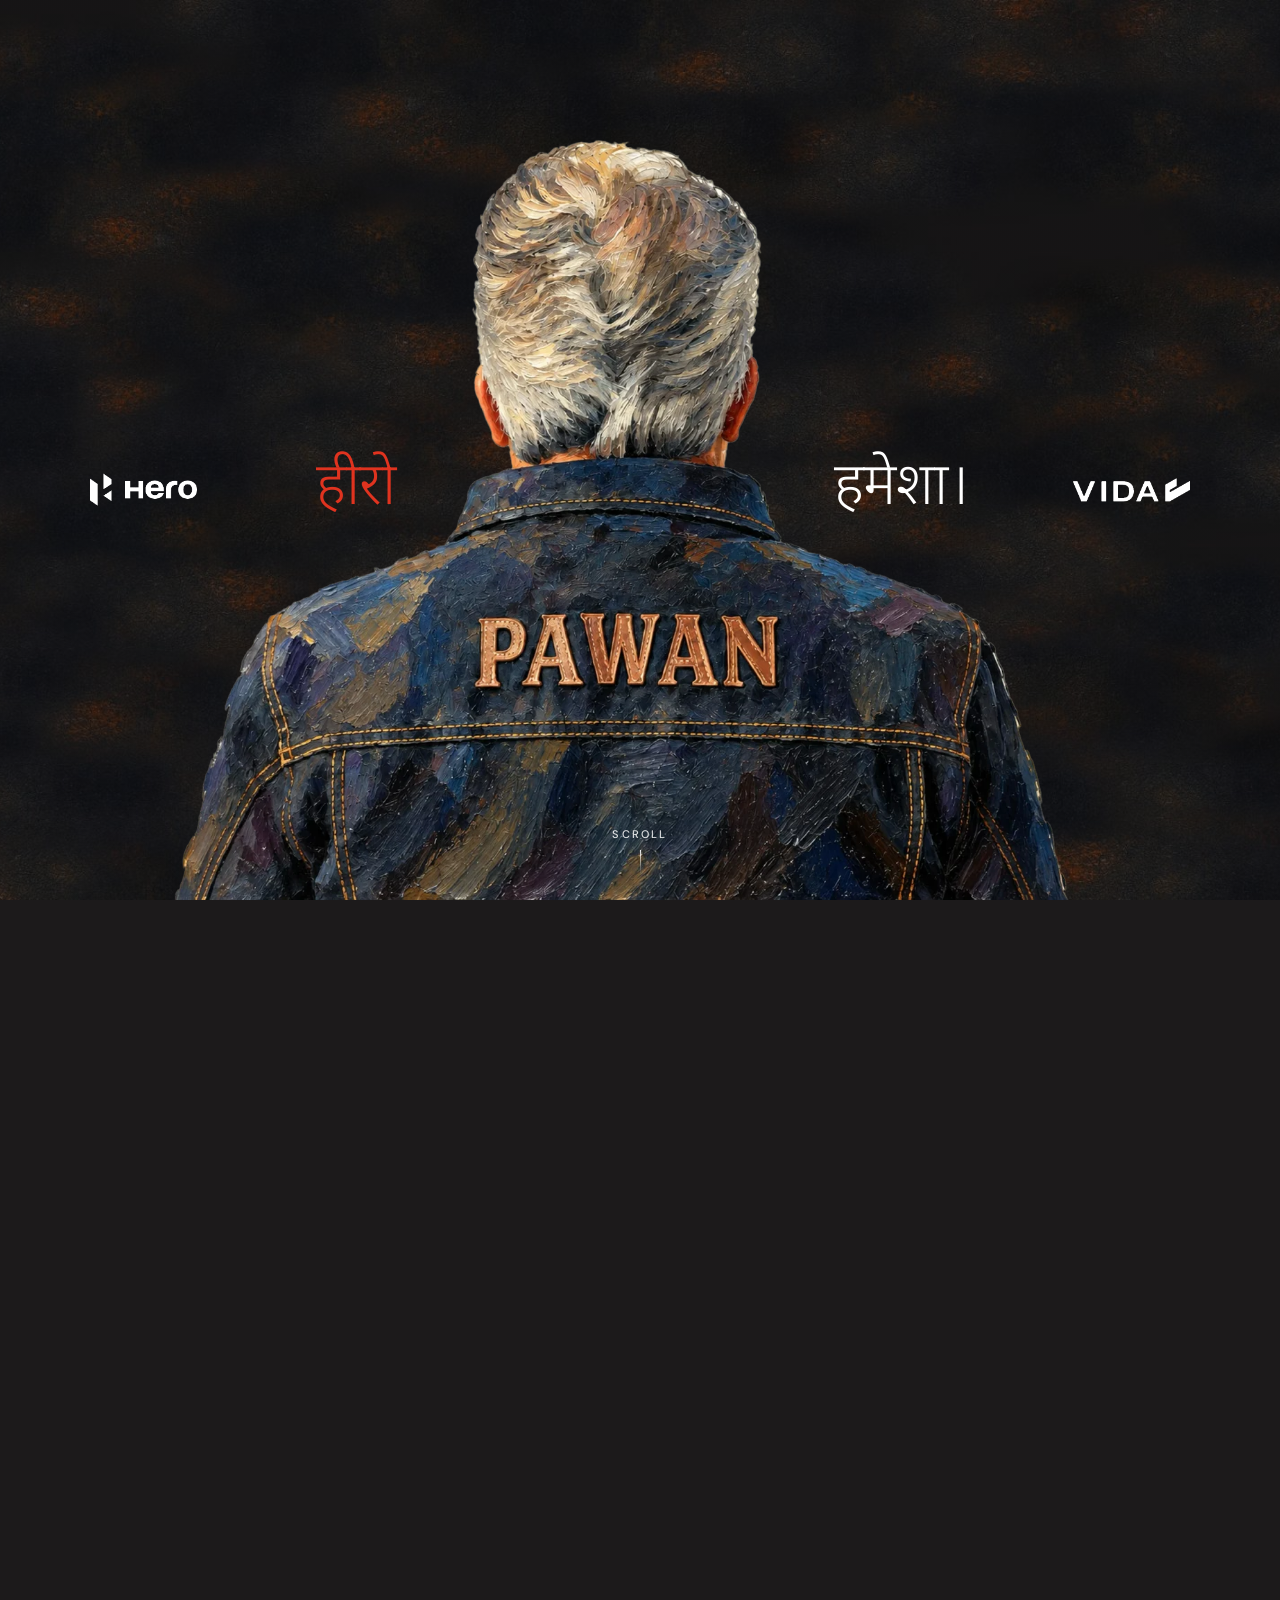
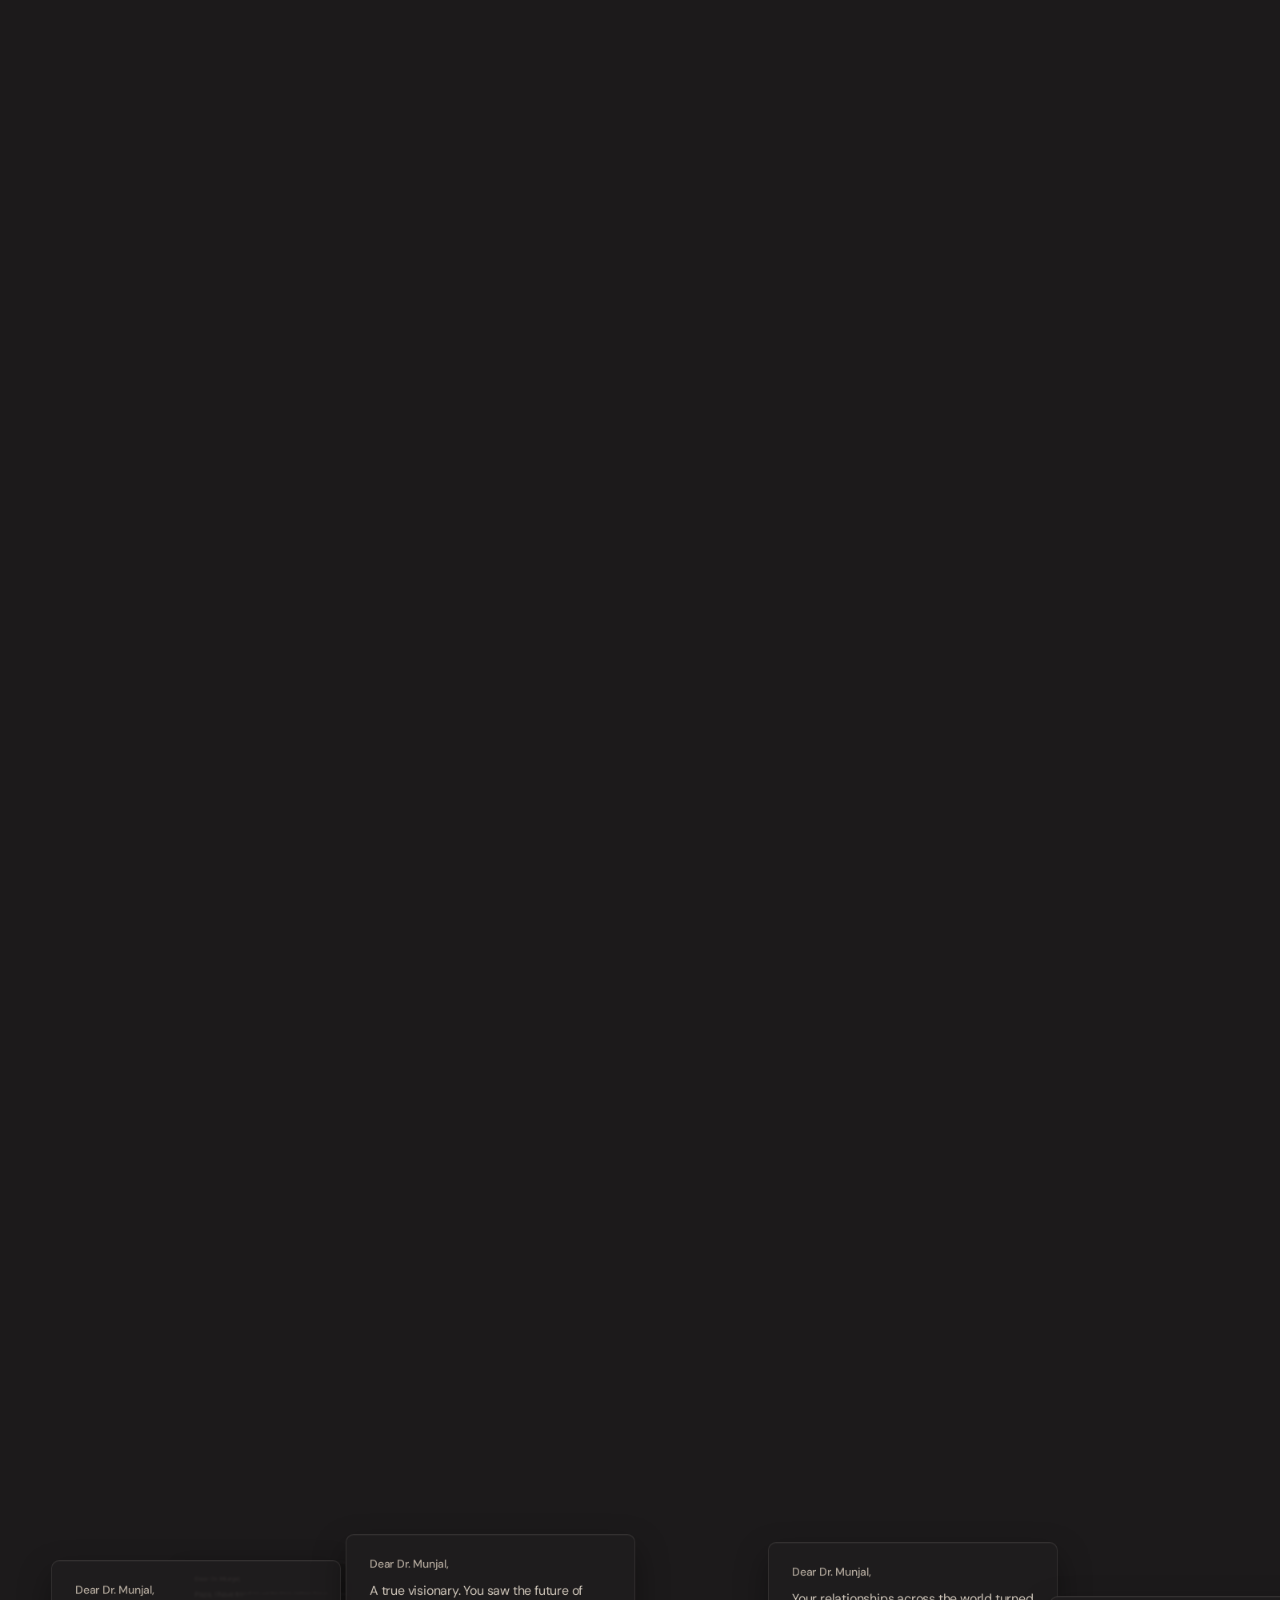
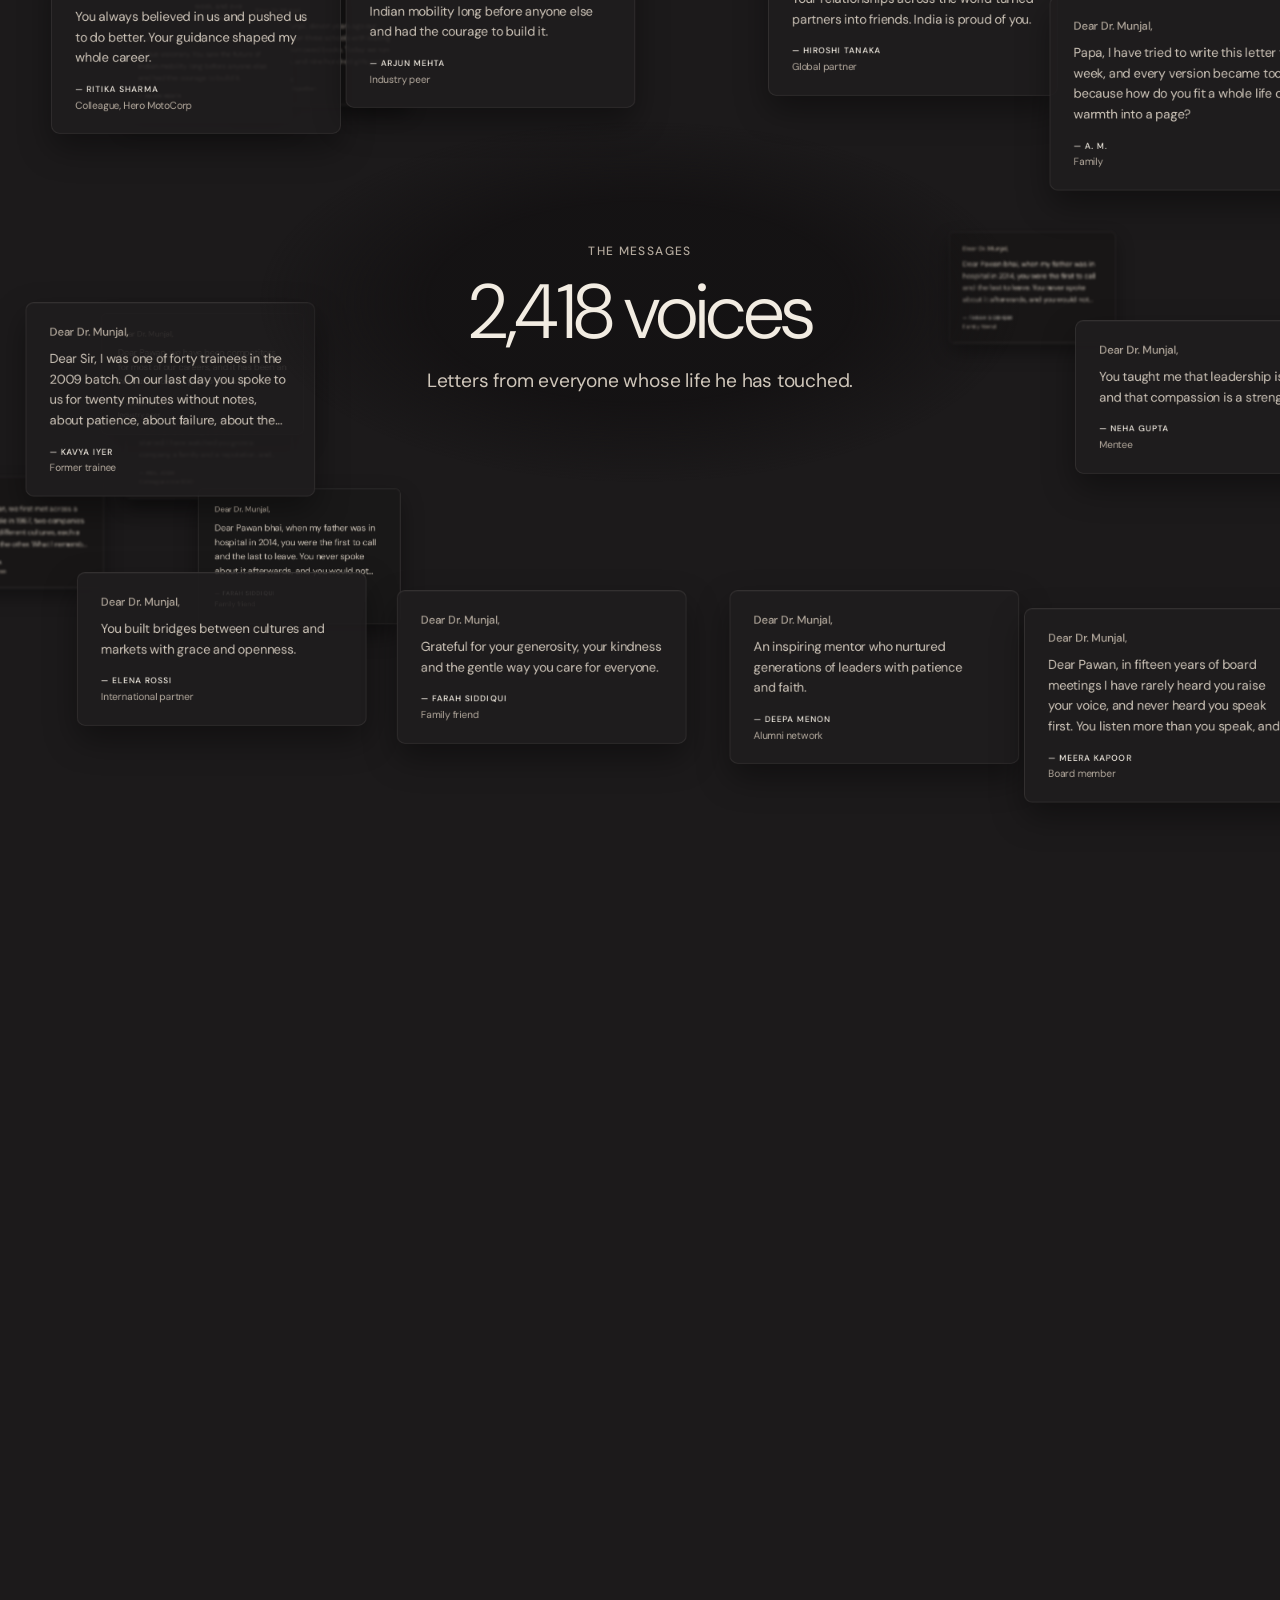
<file: index.html>
<!doctype html>
<html lang="en">
<head>
<meta charset="utf-8">
<meta name="viewport" content="width=device-width, initial-scale=1, viewport-fit=cover">
<title>Dr. Pawan Munjal · A Portrait in Words</title>
<meta name="description" content="A birthday tribute: a portrait of Dr. Pawan Munjal made from everyone's words.">
<link rel="preconnect" href="https://fonts.googleapis.com">
<link rel="preconnect" href="https://fonts.gstatic.com" crossorigin>
<link href="https://fonts.googleapis.com/css2?family=Archivo+Narrow:wght@400..700&family=DM+Sans:ital,opsz,wght@0,9..40,300..800;1,9..40,300..800&family=Noto+Sans+Devanagari:wght@300;400&display=swap" rel="stylesheet">
<link rel="stylesheet" href="css/style.css">
<link rel="preload" as="image" href="assets/splash/pawan.webp">
<link rel="preload" as="image" href="assets/splash/texture.jpg">
</head>
<body class="booting">
<section class="splash" aria-label="Hero हमेशा — a birthday tribute to Dr. Pawan Munjal">
  <img class="splash__logo splash__logo--hero" src="assets/splash/hero.png" alt="Hero" width="365" height="111">
  <p class="splash__w splash__w--l" lang="hi">हीरो</p>
  <img class="splash__fig" src="assets/splash/pawan.webp" alt="Dr. Pawan Munjal seen from behind, in a denim jacket with PAWAN on its back" width="1400" height="1116" fetchpriority="high">
  <p class="splash__w splash__w--r" lang="hi">हमेशा।</p>
  <img class="splash__logo splash__logo--vida" src="assets/splash/vida.png" alt="VIDA" width="400" height="79">
  <div class="splash__cue" role="status" aria-label="Loading"><span class="splash__bar" aria-hidden="true"><i></i></span><span class="splash__scroll">Scroll</span></div>
</section>

<header class="top">
  <a class="mark" href="#top" aria-label="Back to the beginning">Your Dr. Pawan Munjal <span>· A Portrait in Words</span></a>
  <button class="link js-write top__write" type="button" tabindex="-1" aria-hidden="true">Write a message</button>   <!-- shown only at the end, once every facet has been seen -->
</header>

<nav class="rail" aria-label="Facets"></nav>

<main id="top">
  <div class="stage">
    <div class="frame">
      <canvas class="portrait" aria-label="A portrait of Dr. Pawan Munjal made of words. Hover or tap a word to read the message behind it."></canvas>
      <div class="loupe" aria-hidden="true"></div>
    </div>
    <p class="loading">Gathering words…</p>
  </div>

  <div class="flow">
    <div class="flow__gap" aria-hidden="true"></div>   <!-- the hero waits underneath while the splash lifts away -->
    <section class="sec hero" data-state="hero">
      <div class="note">
        <p class="eyebrow">Celebrating the Life and Leadership of Our Chairman</p>
        <h1>How do you see <em>Dr.&nbsp;Pawan Munjal?</em></h1>
        <p class="lede">Every word in this portrait reflects a life he has touched, a moment he has inspired, or a memory someone holds dear. Now, it’s your turn to share your story.. Share the words, memories, and moments that define what he means to you.</p>
        <p class="count"><span class="js-count">2,418</span> voices so far</p>
      </div>
    </section>

    <div class="chapters"></div>

    <section class="sec final" data-state="final" id="final">
      <div class="note">
        <p class="eyebrow">Seven facets · one portrait</p>
        <h2>Many facets.<br><em>One remarkable life.</em></h2>
        <p class="lede">A collective portrait made from thousands of voices.</p>
        <div class="row">
          <button class="btn js-write" type="button">Add your words</button>
          <button class="link js-find" type="button" hidden>Find my words</button>
        </div>
        <a class="link" href="#messages">Read the messages ↓</a>
      </div>
    </section>
  </div>
</main>

<section class="wall" id="messages" aria-labelledby="wall-title">
  <div class="wall__pin">
    <div class="wall__stage">
      <header class="wall__head">
        <p class="eyebrow">The messages</p>
        <h2 id="wall-title"><span class="js-count">2,418</span> voices</h2>
        <p class="lede">Letters from everyone whose life he has touched.</p>
      </header>
      <div class="wall__cards"></div>
    </div>
  </div>
  <div class="wall__rest"></div>
</section>

<footer class="foot">Prototype · demo messages are fictional</footer>

<aside class="reader" aria-live="polite" aria-label="The message behind the word">
  <button class="x js-close-reader" type="button" aria-label="Close">×</button>
  <div class="reader__body"></div>
</aside>
<svg class="leadsvg" aria-hidden="true"><path class="lead" d=""/></svg>
<svg class="annot" aria-hidden="true"><path class="halo" d="" pathLength="1"/><path class="ln" d="" pathLength="1"/><circle r="4.5"/></svg>

<button class="findpill js-find" type="button" hidden>Find my words</button>

<div class="toast" role="status" hidden>
  <p class="toast__t">Your words are now part of his portrait.</p>
  <div class="toast__w"></div>
  <p class="toast__s">Your message will appear in full once it has been approved.</p>
  <div class="toast__a"><button class="link js-find-toast" type="button">Find my words</button><button class="link js-close-toast" type="button">Close</button></div>
</div>

<aside class="composer" hidden aria-labelledby="composer-title">
  <form class="panel" novalidate>
    <button class="x js-close" type="button" aria-label="Close">×</button>
    <p class="eyebrow">Your message</p>
    <h2 id="composer-title">What has he meant to you?</h2>
    <p class="hand" aria-hidden="true">Dear Dr. Munjal,</p>
    <div class="msgwrap">
      <div class="msgpreview" aria-hidden="true"></div>
      <textarea name="msg" rows="5" maxlength="400" placeholder="A memory, a lesson, a quality you admire…" required></textarea>
    </div>
    <p class="found" aria-live="polite"></p>
    <div class="media">
      <label class="media__add"><input type="file" name="media" accept="image/*,video/*"><span>Add a photo or video</span> <i>(optional)</i></label>
      <div class="media__item" hidden><div class="media__thumb"></div><span class="media__name"></span><button class="link js-media-x" type="button">Remove</button></div>
      <p class="media__err" aria-live="polite"></p>
    </div>
    <p class="hand signoff" aria-hidden="true">With gratitude,</p>
    <div class="two">
      <label><span>Name <i>(optional)</i></span><input name="name" autocomplete="name"></label>
      <label><span>Connection <i>(optional)</i></span><input name="rel" placeholder="Colleague, student, friend…"></label>
    </div>
    <div class="panel__foot">
      <button class="btn" type="submit">Add to his portrait</button>
      <button class="link js-sample" type="button">Use a sample message</button>
    </div>
    <p class="fine">Your words join the portrait straight away. Your full message appears once approved.</p>
  </form>
</aside>

<div class="sheet" hidden>
  <div class="scrim js-close-sheet"></div>
  <div class="sheet__panel" role="dialog" aria-modal="true" aria-labelledby="sheet-word">
    <button class="x js-close-sheet" type="button" aria-label="Close">×</button>
    <div class="sheet__body"></div>
  </div>
</div>

<script src="js/portraits.js"></script>
<script src="js/data.js"></script>
<script src="js/portrait.js"></script>
<script src="js/app.js"></script>
</body>
</html>
</file>
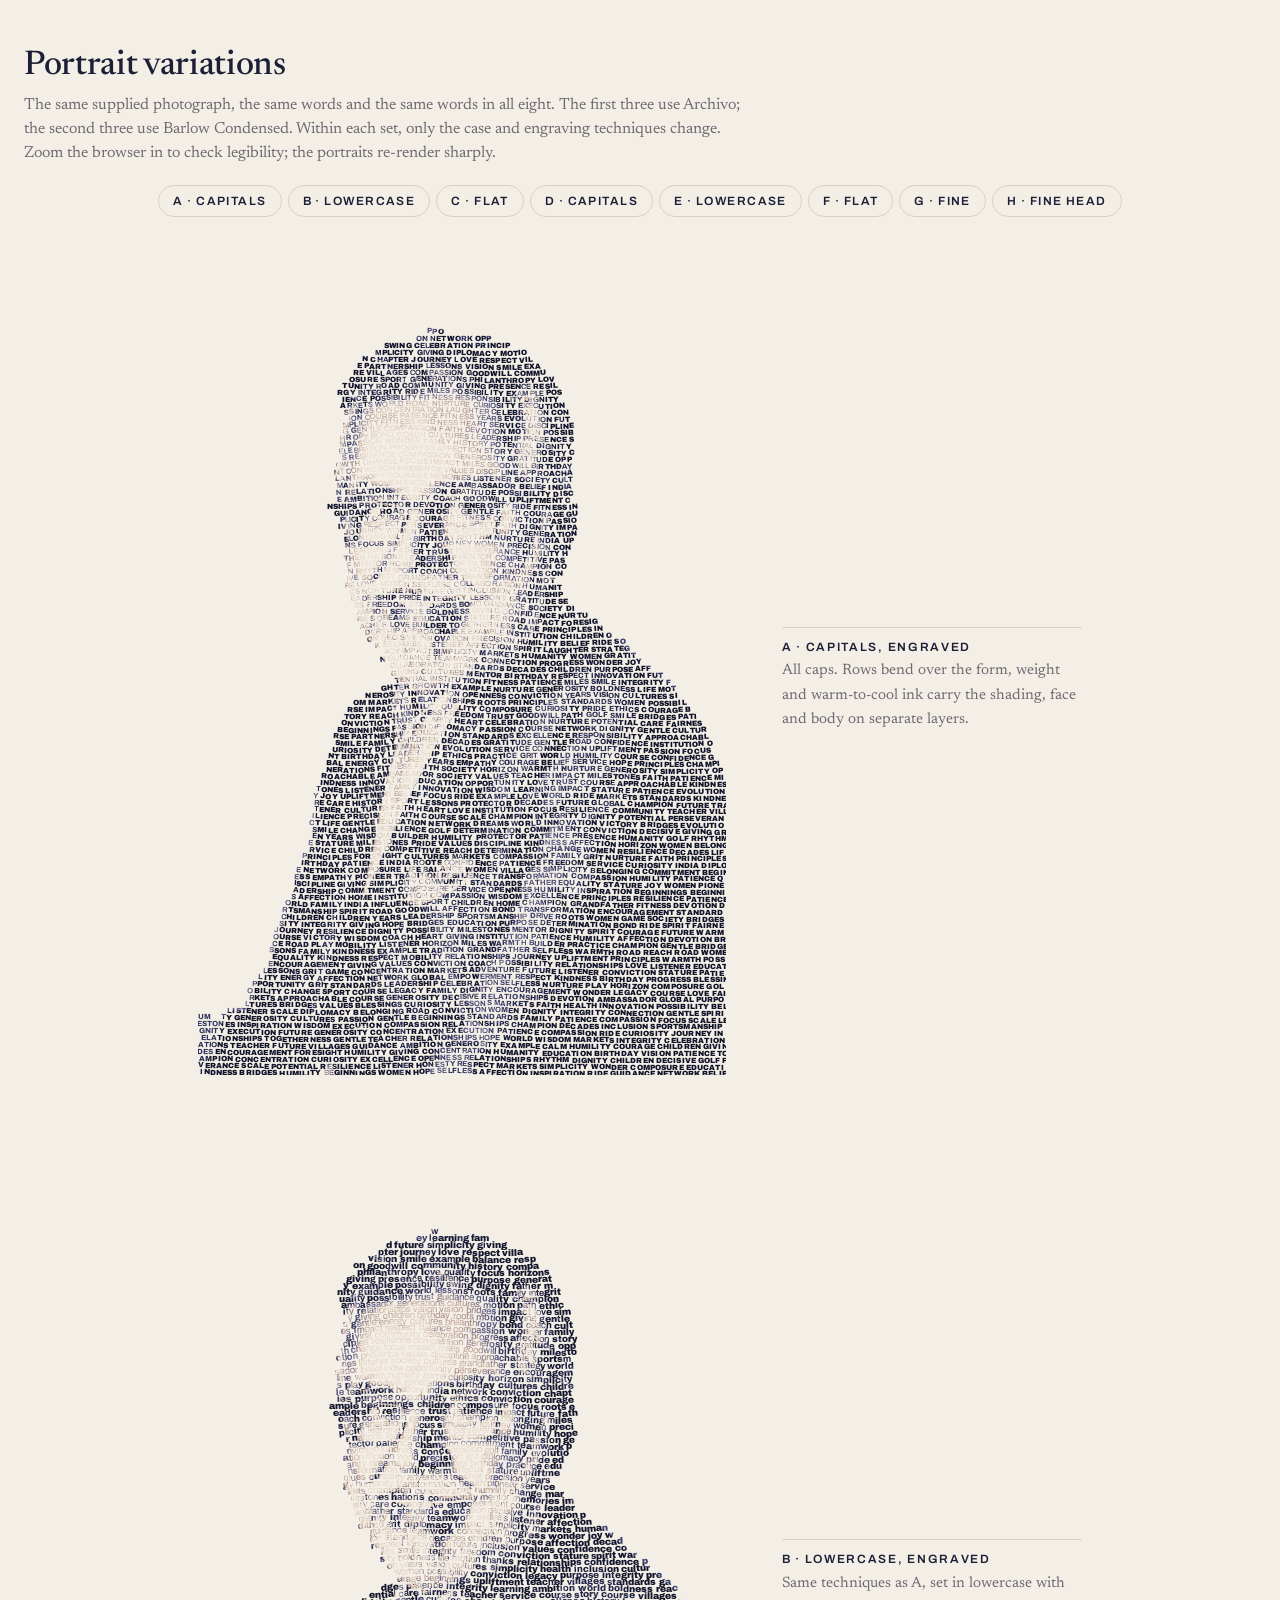
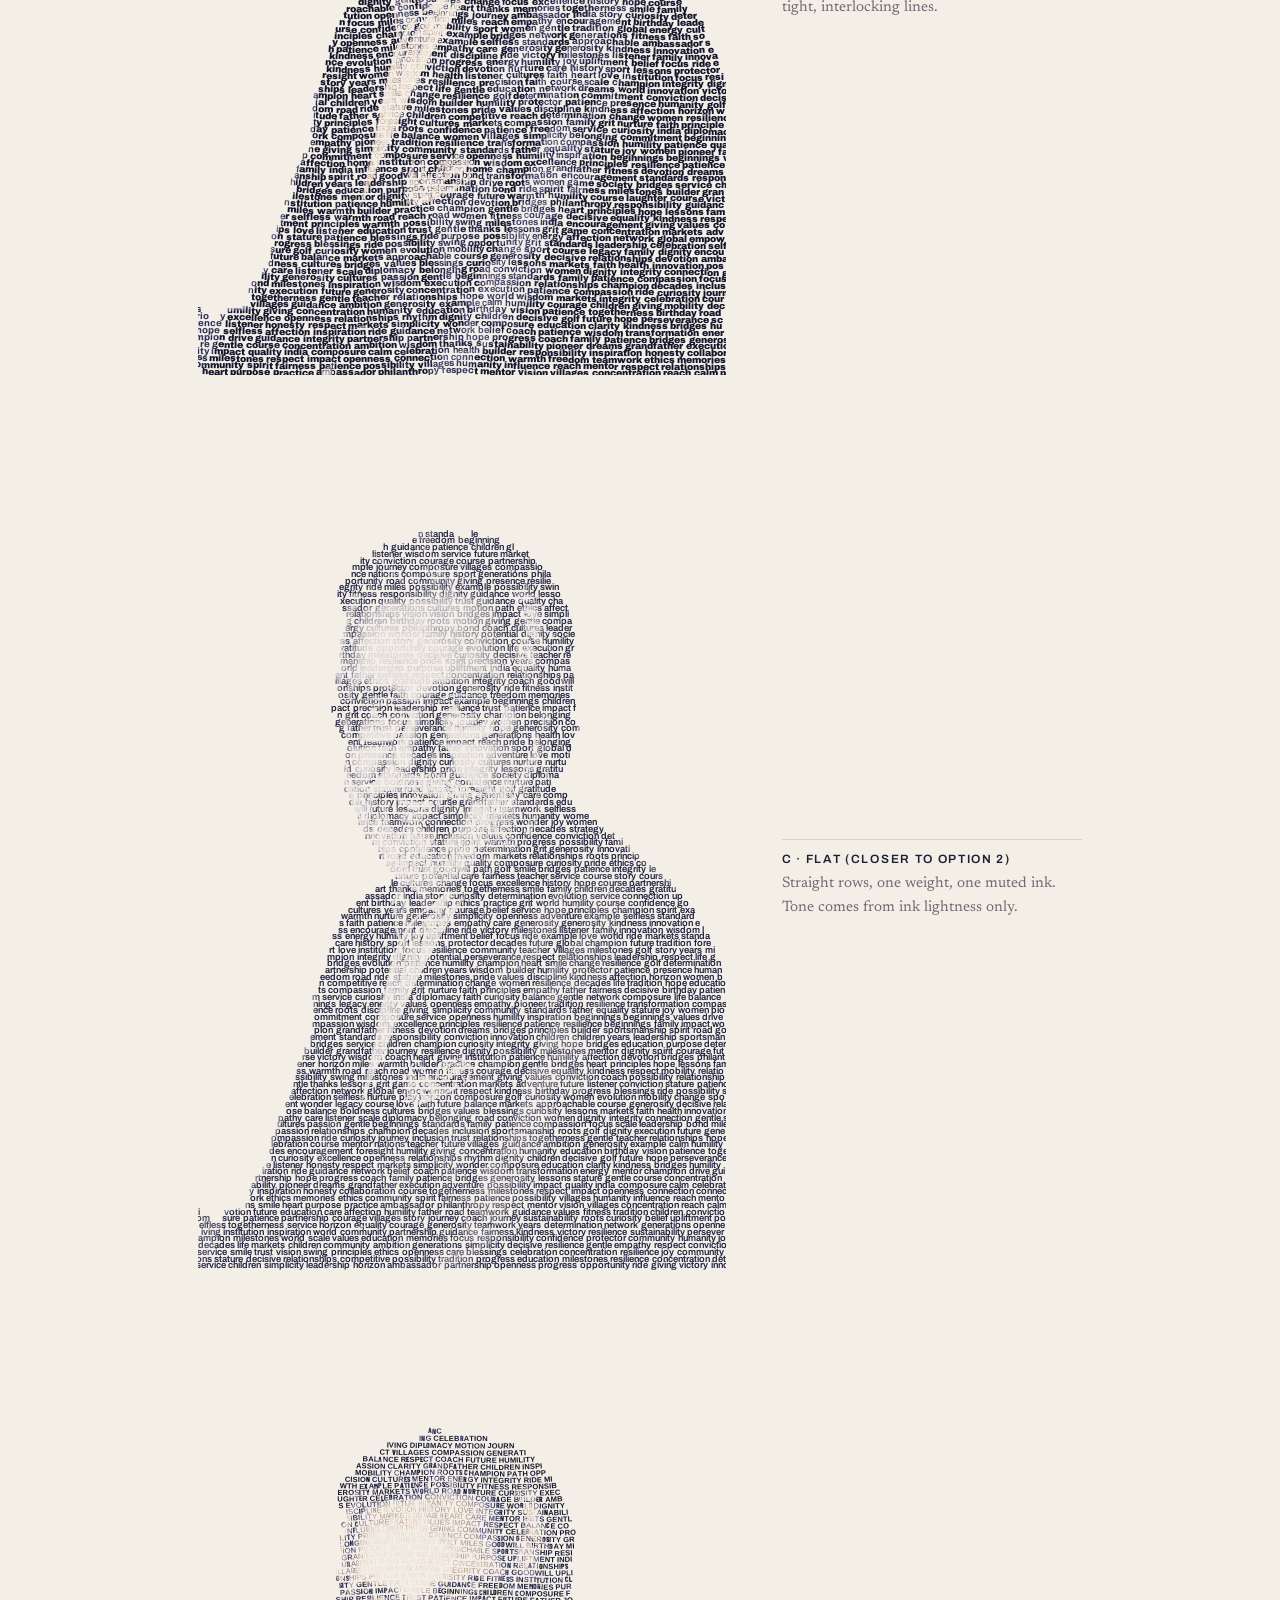
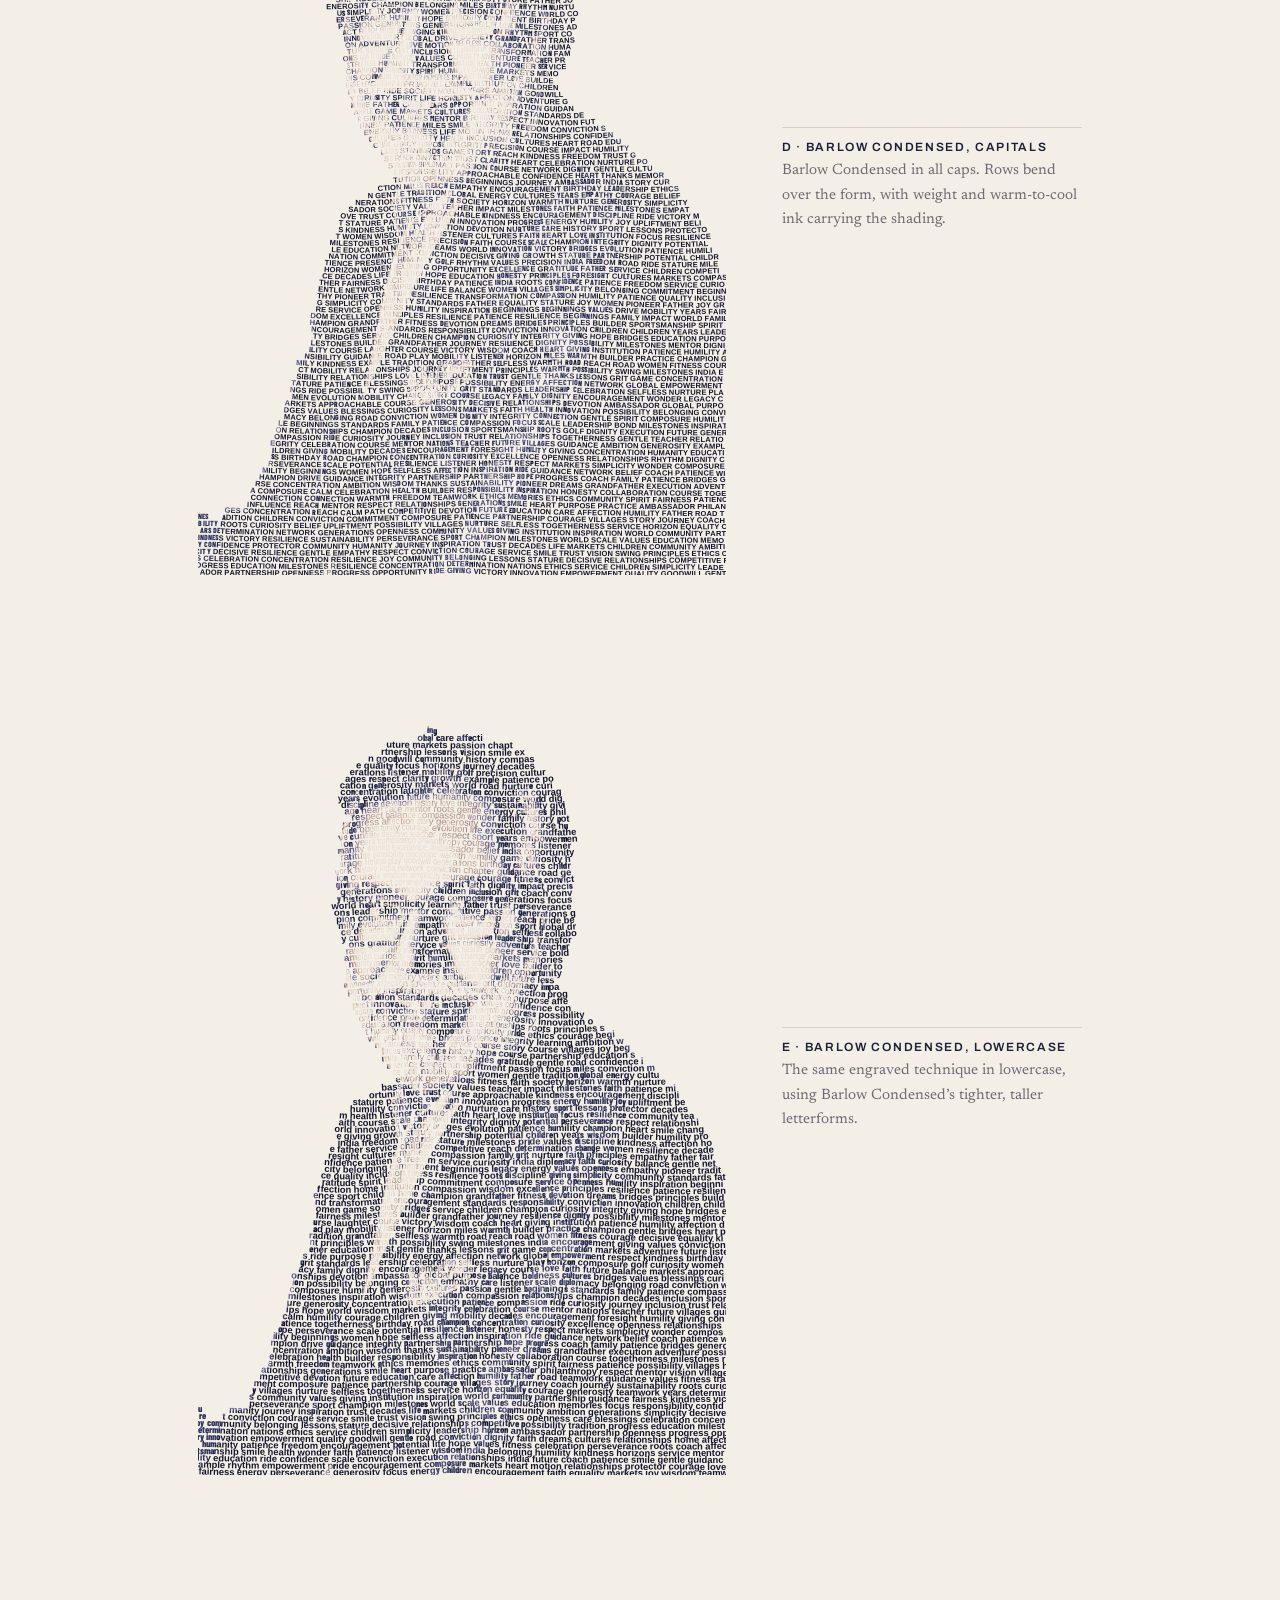
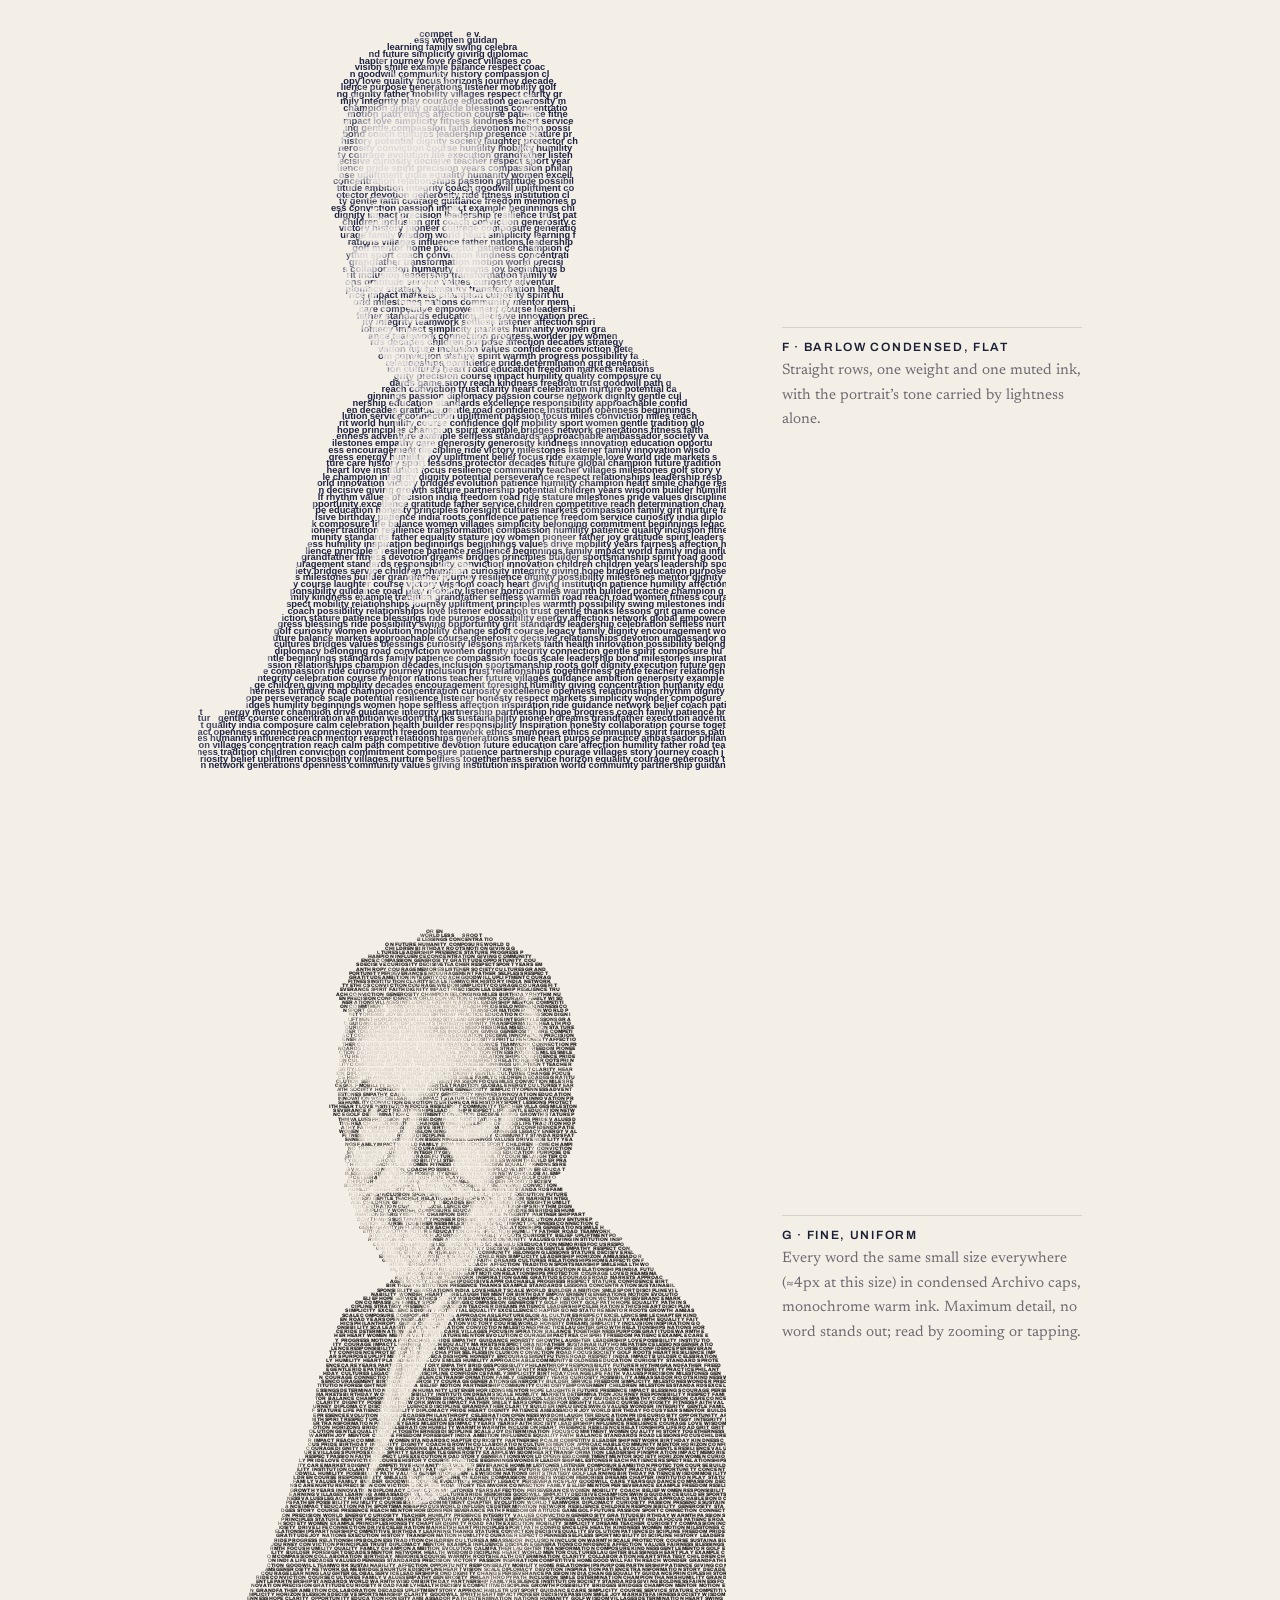
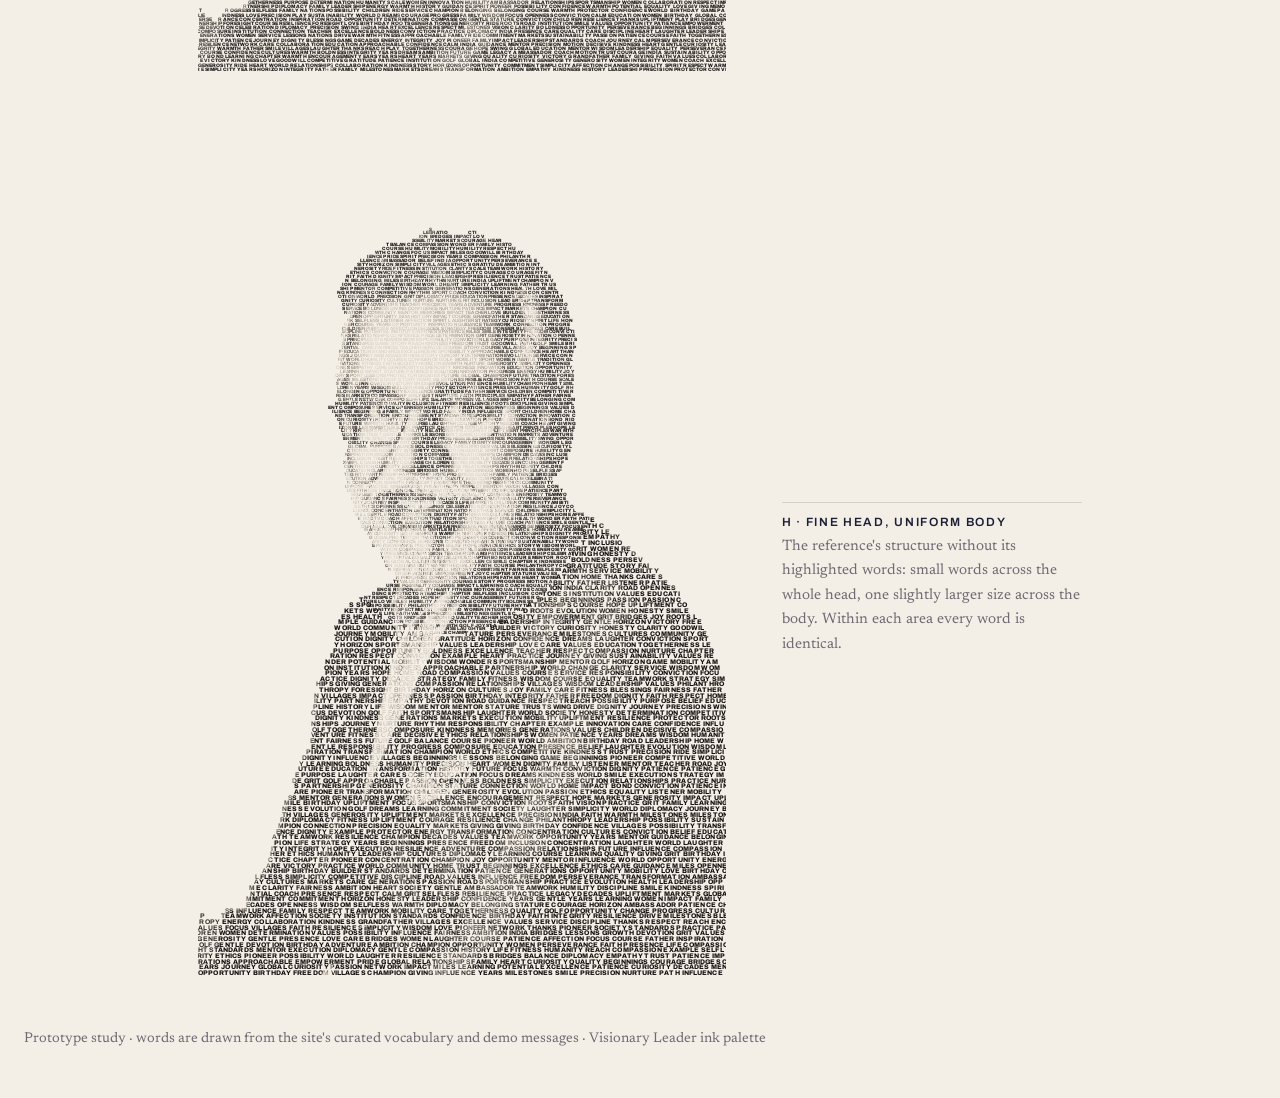
<file: variations/index.html>
<!doctype html>
<html lang="en">
<head>
<meta charset="utf-8">
<meta name="viewport" content="width=device-width, initial-scale=1">
<script>
  // Relative paths below need a trailing slash: hosts like Vercel may serve this page as /variations
  if (location.protocol !== 'file:' && !/\/$|\.html$/.test(location.pathname)) location.replace(location.pathname + '/' + location.search + location.hash);
</script>
<title>Portrait Variations</title>
<link rel="preconnect" href="https://fonts.googleapis.com">
<link rel="preconnect" href="https://fonts.gstatic.com" crossorigin>
<link href="https://fonts.googleapis.com/css2?family=Archivo:wdth,wght@62..125,100..900&family=Barlow+Condensed:wght@100..900&family=Newsreader:opsz,wght@6..72,400;6..72,500&display=swap" rel="stylesheet">
<style>
  :root { --paper: #f3eee6; --ink: #1c2036; --muted: #6f6a72; --line: rgba(28, 32, 54, .14); }
  * { box-sizing: border-box; }
  body { margin: 0; background: var(--paper); color: var(--ink); font: 400 16px/1.5 "Newsreader", Georgia, serif; }
  header { max-width: 1680px; margin: 0 auto; padding: 48px 24px 8px; }
  h1 { font: 500 34px/1.1 "Newsreader", Georgia, serif; margin: 0 0 8px; letter-spacing: -.01em; }
  header p { margin: 0; color: var(--muted); max-width: 720px; }
  nav { position: sticky; top: 0; z-index: 5; display: flex; flex-wrap: wrap; gap: 6px; justify-content: center; padding: 12px; background: color-mix(in srgb, var(--paper) 88%, transparent); backdrop-filter: blur(8px); }
  nav a { font: 600 12px/1 "Archivo", sans-serif; letter-spacing: .12em; text-transform: uppercase; color: var(--ink); text-decoration: none; padding: 9px 14px; border: 1px solid var(--line); border-radius: 999px; }
  nav a:hover { background: var(--ink); color: var(--paper); }
  .grid { margin: 0 auto; padding: 0 24px; }
  /* each variation at the size the portrait has on the live site: ~88% of the viewport height */
  figure { margin: 0 auto; min-height: 100vh; display: flex; align-items: center; justify-content: center; gap: 56px; padding: 40px 0; max-width: 1400px; }
  .stage { position: relative; height: min(88vh, 150vw); aspect-ratio: 2 / 3; flex: none; }
  figcaption { max-width: 300px; }
  .stage canvas { position: absolute; inset: 0; width: 100%; height: 100%; transition: transform .25s ease-out; }
  figcaption { border-top: 1px solid var(--line); padding-top: 12px; }
  @media (max-width: 800px) { figure { flex-direction: column; gap: 16px; } .stage { height: auto; width: 100%; } figcaption { max-width: none; } }
  figcaption b { display: block; font: 600 12px/1.2 "Archivo", sans-serif; letter-spacing: .14em; text-transform: uppercase; margin-bottom: 4px; }
  figcaption span { color: var(--muted); font-size: 15px; }
  .note { max-width: 1680px; margin: 0 auto; padding: 0 24px 48px; color: var(--muted); font-size: 14px; }
</style>
</head>
<body>
<header>
  <h1>Portrait variations</h1>
  <p>The same supplied photograph, the same words and the same words in all eight. The first three use Archivo; the second three use Barlow Condensed. Within each set, only the case and engraving techniques change. Zoom the browser in to check legibility; the portraits re-render sharply.</p>
</header>

<nav><a href="#v-a">A · Capitals</a><a href="#v-b">B · Lowercase</a><a href="#v-c">C · Flat</a><a href="#v-d">D · Capitals</a><a href="#v-e">E · Lowercase</a><a href="#v-f">F · Flat</a><a href="#v-g">G · Fine</a><a href="#v-h">H · Fine head</a></nav>
<div class="grid">
  <figure id="v-a">
    <div class="stage" data-variant="caps"></div>
    <figcaption><b>A · Capitals, engraved</b><span>All caps. Rows bend over the form, weight and warm-to-cool ink carry the shading, face and body on separate layers.</span></figcaption>
  </figure>
  <figure id="v-b">
    <div class="stage" data-variant="lower"></div>
    <figcaption><b>B · Lowercase, engraved</b><span>Same techniques as A, set in lowercase with tight, interlocking lines.</span></figcaption>
  </figure>
  <figure id="v-c">
    <div class="stage" data-variant="flat"></div>
    <figcaption><b>C · Flat (closer to option 2)</b><span>Straight rows, one weight, one muted ink. Tone comes from ink lightness only.</span></figcaption>
  </figure>
  <figure id="v-d">
    <div class="stage" data-variant="barlow-caps"></div>
    <figcaption><b>D · Barlow Condensed, capitals</b><span>Barlow Condensed in all caps. Rows bend over the form, with weight and warm-to-cool ink carrying the shading.</span></figcaption>
  </figure>
  <figure id="v-e">
    <div class="stage" data-variant="barlow-lower"></div>
    <figcaption><b>E · Barlow Condensed, lowercase</b><span>The same engraved technique in lowercase, using Barlow Condensed’s tighter, taller letterforms.</span></figcaption>
  </figure>
  <figure id="v-f">
    <div class="stage" data-variant="barlow-flat"></div>
    <figcaption><b>F · Barlow Condensed, flat</b><span>Straight rows, one weight and one muted ink, with the portrait’s tone carried by lightness alone.</span></figcaption>
  </figure>
  <figure id="v-g">
    <div class="stage" data-variant="fine"></div>
    <figcaption><b>G · Fine, uniform</b><span>Every word the same small size everywhere (≈4px at this size) in condensed Archivo caps, monochrome warm ink. Maximum detail, no word stands out; read by zooming or tapping.</span></figcaption>
  </figure>
  <figure id="v-h">
    <div class="stage" data-variant="split"></div>
    <figcaption><b>H · Fine head, uniform body</b><span>The reference's structure without its highlighted words: small words across the whole head, one slightly larger size across the body. Within each area every word is identical.</span></figcaption>
  </figure>
</div>
<p class="note">Prototype study · words are drawn from the site's curated vocabulary and demo messages · Visionary Leader ink palette</p>

<script src="portrait-src.js"></script>
<script src="../js/data.js"></script>
<script>
(async function () {
  if (!window.PM_LUM || !window.VOCAB_RAW) {
    document.querySelectorAll('.stage').forEach(st => { st.innerHTML = '<p style="padding:24px;color:#a33">Portrait data failed to load (portrait-src.js or ../js/data.js). Check the page URL ends in /variations/.</p>'; });
    return;
  }
  const PAPER = [243, 238, 230];
  const FONTS = {
    archivo: '"Archivo", "Arial Narrow", sans-serif',
    barlow: '"Barlow Condensed", "Arial Narrow", sans-serif'
  };

  // ---------- image sources ----------
  async function load(src) { const i = new Image(); i.src = src; await i.decode(); return i; }
  function pixels(img) {
    const c = document.createElement('canvas'); c.width = img.width; c.height = img.height;
    const x = c.getContext('2d'); x.drawImage(img, 0, 0);
    const d = x.getImageData(0, 0, c.width, c.height).data, out = new Float32Array(c.width * c.height);
    for (let i = 0; i < out.length; i++) out[i] = d[i * 4] / 255;
    return { w: c.width, h: c.height, d: out };
  }
  // separable box blur, three passes ≈ gaussian; used for the "form" field the rows bend over
  function blur(src, r) {
    const { w, h } = src; let a = Float32Array.from(src.d), b = new Float32Array(a.length);
    for (let pass = 0; pass < 3; pass++) {
      for (let y = 0; y < h; y++) { let s = 0; for (let x = -r; x <= r; x++) s += a[y * w + Math.min(w - 1, Math.max(0, x))];
        for (let x = 0; x < w; x++) { b[y * w + x] = s / (2 * r + 1); s += a[y * w + Math.min(w - 1, x + r + 1)] - a[y * w + Math.max(0, x - r)]; } }
      for (let x = 0; x < w; x++) { let s = 0; for (let y = -r; y <= r; y++) s += b[Math.min(h - 1, Math.max(0, y)) * w + x];
        for (let y = 0; y < h; y++) { a[y * w + x] = s / (2 * r + 1); s += b[Math.min(h - 1, y + r + 1) * w + x] - b[Math.max(0, y - r) * w + x]; } }
    }
    return { w, h, d: a };
  }
  const sampler = f => (u, v) => { // bilinear, normalised coords
    const x = Math.min(f.w - 1.001, Math.max(0, u * f.w - .5)), y = Math.min(f.h - 1.001, Math.max(0, v * f.h - .5));
    const x0 = x | 0, y0 = y | 0, fx = x - x0, fy = y - y0, i = y0 * f.w + x0;
    return (f.d[i] * (1 - fx) + f.d[i + 1] * fx) * (1 - fy) + (f.d[i + f.w] * (1 - fx) + f.d[i + f.w + 1] * fx) * fy;
  };

  await Promise.race([Promise.all([
    document.fonts.load('400 20px "Archivo"'), document.fonts.load('800 20px "Archivo"'), document.fonts.load('200 20px "Archivo"'),
    document.fonts.load('400 20px "Barlow Condensed"'), document.fonts.load('800 20px "Barlow Condensed"'), document.fonts.load('200 20px "Barlow Condensed"')
  ]), new Promise(r => setTimeout(r, 3000))]);
  const lumF = pixels(await load(window.PM_LUM)), maskF = pixels(await load(window.PM_MASK));
  const L = sampler(lumF), M = sampler(maskF), F = sampler(blur(lumF, 26));

  // ---------- words ----------
  const words = window.VOCAB_RAW.map(s => s.split('|')[0].split(',')[0]);
  window.SAMPLE_MESSAGES.forEach(m => m.text.toLowerCase().match(/[a-z]{4,}/g).forEach(w => words.includes(w) && words.push(w)));
  function rng(seed) { let a = seed >>> 0; return () => { a = (a * 1664525 + 1013904223) >>> 0; return a / 4294967296; }; }

  // ---------- colour ----------
  const hex = h => [1, 3, 5].map(i => parseInt(h.slice(i, i + 2), 16));
  function ramp(stops) { // stops: [[t, '#hex'], ...]
    const s = stops.map(([t, h]) => [t, hex(h)]);
    return t => {
      let k = 0; while (k < s.length - 2 && t > s[k + 1][0]) k++;
      const [t0, c0] = s[k], [t1, c1] = s[k + 1], f = Math.min(1, Math.max(0, (t - t0) / (t1 - t0)));
      return c0.map((c, i) => Math.round(c + (c1[i] - c) * f));
    };
  }
  // warm light → cool shadow (Visionary Leader: muted indigo family)
  const warmCool = ramp([[0, '#f3eee6'], [0.1, '#d9c0aa'], [0.3, '#a5877f'], [0.55, '#5c5b8a'], [0.8, '#2e345d'], [1, '#11142a']]);
  const warmMono = ramp([[0, '#e0d7ca'], [0.12, '#c4b8aa'], [0.38, '#8d8174'], [0.66, '#4a433d'], [1, '#141110']]);
  const flatInk = ramp([[0, '#f3eee6'], [0.1, '#cfcad0'], [1, '#1c2140']]);

  // ---------- renderer ----------
  const VARIANTS = {
    caps:         { upper: true,  engraved: true,  font: 'archivo' },
    lower:        { upper: false, engraved: true,  font: 'archivo' },
    flat:         { upper: false, engraved: false, font: 'archivo' },
    'barlow-caps':  { upper: true,  engraved: true,  font: 'barlow' },
    'barlow-lower': { upper: false, engraved: true,  font: 'barlow' },
    'barlow-flat':  { upper: false, engraved: false, font: 'barlow' },
    // fine, photographic detail with every word the same size: condensed caps, monochrome warm ink
    fine:  { upper: true, engraved: false, font: 'archivo', fine: true, rows: 190 },
    // the reference's structure: small words across the whole head, uniform medium words on the body
    split: { upper: true, engraved: false, font: 'archivo', fine: true, rows: 140, headRows: 200 }
  };
  const HEAD = (u, v) => { const dx = (u - 0.475) / 0.3, dy = (v - 0.3) / 0.27; return dx * dx + dy * dy < 1; };
  // 0 = highlight, 1 = deep shadow. Highlights keep a floor of light ink so the whole silhouette stays made of words
  const toneOf = l => { const k = Math.min(1, Math.max(0, (0.85 - l) / 0.7)); return 0.06 + 0.94 * k * k * (3 - 2 * k); }; // S-curve: clean highlights, deep features
  const FACE = (u, v) => { const dx = (u - 0.47) / 0.27, dy = (v - 0.31) / 0.27; return dx * dx + dy * dy < 1; };

  function render(stage) {
    const opt = VARIANTS[stage.dataset.variant];
    const font = FONTS[opt.font];
    const W = stage.clientWidth, H = stage.clientHeight, dpr = Math.min(3, window.devicePixelRatio || 1);
    stage.innerHTML = '';
    const layers = (opt.engraved ? ['body', 'face'] : ['all']).map(name => {
      const c = document.createElement('canvas'); c.width = Math.round(W * dpr); c.height = Math.round(H * dpr); c.dataset.layer = name;
      stage.appendChild(c); const x = c.getContext('2d'); x.textBaseline = 'alphabetic'; return { name, c, x };
    });
    const pick = (u, v) => layers.length === 1 ? layers[0] : layers[FACE(u, v) ? 1 : 0];
    const regions = opt.headRows ? [{ rows: opt.headRows, inside: HEAD }, { rows: opt.rows, inside: (u, v) => !HEAD(u, v) }]
                                 : [{ rows: opt.rows || 118, inside: () => true }];
    const R = rng(20261001);
    layers.forEach(l => { if ('fontStretch' in l.x) l.x.fontStretch = opt.fine ? 'condensed' : 'semi-condensed'; });
    for (const region of regions) {

    // identical row pitch for every variant; lowercase gets a larger body so its x-height matches cap density
    const lh = H / region.rows;   // 118 rows ≈ 7px at live size; the fine variants go down to ≈ 4px
    const fs = opt.fine ? lh * 1.18 : opt.upper ? lh * 1.12 : lh * 1.4;   // tight leading: letters nearly touch row to row, so shadows can go dark
    const track = opt.upper ? fs * 0.02 : 0;
    const space = fs * 0.26;
    const amp = opt.engraved ? lh * 1.6 : 0;             // how far rows bend over the form
    const widthCache = new Map();
    const adv = (ch, wt) => {
      const k = wt + ch; let v = widthCache.get(k);
      if (v === undefined) { const x = layers[0].x; x.font = `${wt} ${fs}px ${font}`; v = x.measureText(ch).width; widthCache.set(k, v); }
      return v;
    };
    const baseline = (x, y0) => y0 - amp * (F(x / W, y0 / H) - 0.5);
    // 0 = highlight, 1 = deep shadow. Highlights keep a floor of light ink so the whole silhouette stays made of words
    const tone = (x, y) => toneOf(L(x / W, y / H));


    for (let y0 = -amp; y0 < H + amp; y0 += lh) {
      let x = -R() * fs * 6;
      while (x < W) {
        let word = words[(R() * words.length) | 0]; word = opt.upper ? word.toUpperCase() : word;
        for (const ch of word) {
          const t0 = tone(x, baseline(x, y0));
          const wt = opt.engraved ? Math.round((120 + 780 * Math.pow(t0, 0.85)) / 20) * 20 : opt.fine ? Math.round((300 + 500 * t0) / 50) * 50 : 600;
          const a = adv(ch, wt), cx = x + a / 2, cy = baseline(cx, y0);
          const u = cx / W, v = (cy - fs * 0.3) / H;
          if (u >= 0 && u <= 1 && v >= 0 && v <= 1 && M(u, v) > 0.5 && region.inside(u, v)) {
            const ctx = pick(u, v).x;
            ctx.font = `${wt} ${fs}px ${font}`;
            ctx.fillStyle = '#000';
            if (opt.engraved) {
              const ang = Math.atan2(baseline(cx + 2, y0) - baseline(cx - 2, y0), 4);
              const c = Math.cos(ang), s = Math.sin(ang);
              ctx.setTransform(dpr * c, dpr * s, -dpr * s, dpr * c, dpr * cx, dpr * cy);
              ctx.fillText(ch, -a / 2, 0);
            } else {
              ctx.setTransform(dpr, 0, 0, dpr, 0, 0);
              ctx.fillText(ch, x, cy);
            }
          }
          x += a + track;
        }
        x += space;
      }
    }
    }
    // colour every pixel inside the letters from the tone-mapped photo, so detail survives below letter size
    const paint = colourImage(opt.engraved ? warmCool : opt.fine ? warmMono : flatInk);
    layers.forEach(l => {
      l.x.setTransform(1, 0, 0, 1, 0, 0);
      l.x.globalCompositeOperation = 'source-in';
      l.x.drawImage(paint, 0, 0, l.c.width, l.c.height);
      l.x.globalCompositeOperation = 'source-over';
    });
  }
  const paintCache = new Map();
  function colourImage(rampFn) {
    if (paintCache.has(rampFn)) return paintCache.get(rampFn);
    const c = document.createElement('canvas'); c.width = lumF.w; c.height = lumF.h;
    const x = c.getContext('2d'), id = x.createImageData(c.width, c.height);
    for (let i = 0; i < lumF.d.length; i++) {
      const col = rampFn(toneOf(lumF.d[i]));
      id.data[i * 4] = col[0]; id.data[i * 4 + 1] = col[1]; id.data[i * 4 + 2] = col[2]; id.data[i * 4 + 3] = 255;
    }
    x.putImageData(id, 0, 0); paintCache.set(rampFn, c); return c;
  }

  const stages = [...document.querySelectorAll('.stage')];
  stages.forEach(render);

  let t, lastDpr = devicePixelRatio;
  addEventListener('resize', () => { clearTimeout(t); t = setTimeout(() => { stages.forEach(render); lastDpr = devicePixelRatio; }, 200); });
})();
</script>
</body>
</html>
</file>
<file: css/style.css>
:root {
  /* the whole site sits on the oil-painting texture: light type and light portraits on a dark, warm ground */
  --paper: #1c1a1b;
  --paper-2: #262325;
  --ink: #f2ece2;
  --ink-soft: #cfc6ba;
  --muted: #b3a99d;   /* 4.5:1 or better on the dark ground, even at 10px */
  --line: rgba(242, 236, 226, .18);
  --accent: #f0643f;
  /* one typeface for everything around the portraits (the portraits' own words stay Archivo Narrow), set a touch tight */
  --serif: "DM Sans", system-ui, sans-serif;
  --sans: "DM Sans", system-ui, sans-serif;
  --narrow: "DM Sans", system-ui, sans-serif;
  --track: -.012em;
  --ease: cubic-bezier(.6, 0, .2, 1);
  --hdr: 64px;
}
* { box-sizing: border-box; }
html { scroll-behavior: smooth; }
body { margin: 0; background: #1c1a1b; color: var(--ink); font: 400 16.5px/1.55 var(--serif); letter-spacing: var(--track); font-optical-sizing: auto; -webkit-font-smoothing: antialiased; overflow-x: hidden; }
body.locked { overflow: hidden; }
/* the painting stays still behind everything, so the splash, the portraits and the messages share one ground */
body::before { content: ''; position: fixed; inset: 0; z-index: -1; pointer-events: none;
  background: linear-gradient(rgba(16, 15, 16, .42), rgba(16, 15, 16, .42)), url(../assets/splash/texture.jpg) center / cover; }
button { font: inherit; color: inherit; cursor: pointer; }
[hidden] { display: none !important; }
em { font-style: italic; }
.sr { position: absolute; width: 1px; height: 1px; overflow: hidden; clip: rect(0 0 0 0); white-space: nowrap; }

.eyebrow { font: 500 11px/1.3 var(--sans); letter-spacing: 0.112em; text-transform: uppercase; color: var(--muted); margin: 0 0 18px; }
.eyebrow b { color: var(--ink); font-weight: 600; }
.btn {
  border: 1px solid var(--ink); background: var(--ink); color: var(--paper); border-radius: 999px;
  padding: 13px 24px; font: 500 14px/1 var(--sans); letter-spacing: -0.005em; transition: background .3s, color .3s, transform .3s var(--ease);
}
@media (hover: hover) { .btn:hover { background: transparent; color: var(--ink); } }
.link { background: none; border: 0; padding: 4px 0; font: 500 13px/1.2 var(--sans); letter-spacing: -0.005em; color: var(--ink); text-decoration: underline; text-decoration-color: var(--line); text-underline-offset: 5px; transition: text-decoration-color .3s; }
.link:hover { text-decoration-color: var(--ink); }

/* ---------- header + timeline ---------- */
.top { position: fixed; inset: 0 0 auto 0; z-index: 30; height: var(--hdr); display: flex; align-items: center; justify-content: space-between; padding: 0 32px; }
/* over the messages, a soft shade behind the header keeps it readable as the letters pass under it */
.top::before { content: ''; position: absolute; inset: 0 0 -24px; z-index: -1; background: linear-gradient(rgba(18, 17, 18, .97) 72%, rgba(18, 17, 18, 0)); opacity: 0; transition: opacity .4s; pointer-events: none; }
body.on-board .top::before { opacity: 1; }
.mark { font: 500 15px/1 var(--serif); color: var(--ink); text-decoration: none; }
.mark span { font: 500 10px/1 var(--sans); letter-spacing: 0.112em; text-transform: uppercase; color: var(--muted); margin-left: 8px; }

.rail { position: fixed; right: 28px; top: 50%; transform: translateY(-50%); z-index: 25; display: flex; flex-direction: column; padding: 6px 0; opacity: 0; transition: opacity .6s; --p: 0; }
body:not([data-state="hero"]) .rail { opacity: 1; }
body[data-state="hero"] .rail, body:not([data-state]) .rail { pointer-events: none; }   /* hidden on the opening screen: never in the way of a tap */
.rail::before, .rail::after { content: ''; position: absolute; right: 3px; top: 18px; width: 1px; pointer-events: none; }
.rail::before { bottom: 18px; background: var(--line); }
.rail::after { height: calc((100% - 36px) * var(--p)); background: var(--ink-soft); transition: height .7s var(--ease); }
.rail button { position: relative; display: block; background: none; border: 0; padding: 6px 20px 6px 0; text-align: right; color: var(--muted); font: 500 11px/1 var(--sans); letter-spacing: 0.06em; }
.rail button span { position: absolute; right: calc(100% + 6px); top: 50%; transform: translate(6px, -50%); white-space: nowrap; opacity: 0; transition: .35s var(--ease); pointer-events: none; text-transform: uppercase; letter-spacing: 0.087em; font-size: 10px; }
.rail button::after { content: ''; position: absolute; right: 0; top: 50%; width: 7px; height: 7px; border-radius: 50%; box-sizing: border-box; background: var(--paper); border: 1px solid var(--muted); transform: translateY(-50%); transition: .4s var(--ease); }
.rail button.done::after { background: var(--ink-soft); border-color: var(--ink-soft); }
.rail button.on { color: var(--ink); }
.rail button.on::after { background: var(--ink); border-color: var(--ink); box-shadow: 0 0 0 4px var(--paper), 0 0 0 5px var(--line); }
.rail button:hover span { opacity: 1; transform: translate(0, -50%); }
@keyframes ping { 0% { box-shadow: 0 0 0 0 rgba(240, 100, 63, .5); } 100% { box-shadow: 0 0 0 12px rgba(240, 100, 63, 0); } }
.rail button.ping::after { background: var(--accent); border-color: var(--accent); animation: ping 1s var(--ease) 2; }

/* ---------- stage: one sticky portrait, notes scroll past it ---------- */
main { position: relative; }
.stage { position: sticky; top: 0; height: 100vh; height: 100svh; z-index: 1; overflow: hidden; }
/* portraits stand on the bottom edge of the screen */
.frame { position: absolute; bottom: 0; left: 31%; transform: translateX(-50%); opacity: 0; transition: opacity 1.2s var(--ease); }
body.ready .frame { opacity: 1; }
/* while the splash is up, the page underneath waits unseen and fades in as the figure lifts away */
.stage, .top { opacity: var(--reveal, 1); }
.stage { translate: 0 var(--rise, 0px); }
.hero .note { opacity: calc(var(--no, 0) * var(--reveal, 1)); }
body.on-splash .top, body.on-splash .note { pointer-events: none !important; }
.portrait { display: block; }
.famart { position: absolute; left: 0; z-index: 2; pointer-events: none; opacity: 0; visibility: hidden; }
.famscene { position: absolute; z-index: 1; pointer-events: none; visibility: hidden; transition: opacity .2s; }
.travel { position: absolute; left: 0; top: 0; z-index: 3; pointer-events: none; }
/* the family: the painting on the left, a little wider than the portraits; the text on the right in a bold condensed sans */
/* painted facets */
.sec.painted .note { left: 67vw; width: min(380px, 27vw); }
.sec.painted .fline { font: 600 clamp(30px, 2.6vw, 44px)/1.06 var(--narrow); letter-spacing: -0.035em; margin-bottom: 14px; }
.sec.painted .story p { font: 400 15px/1.55 var(--sans); }
.loading { position: absolute; left: 34%; top: 50%; transform: translate(-50%, -50%); margin: 0; font: 500 11px var(--sans); letter-spacing: 0.124em; text-transform: uppercase; color: var(--muted); transition: opacity .6s; }
body.ready .loading { opacity: 0; }
.loupe {
  /* the word under the pointer: dark on light, 13px, well above 4.5:1 contrast on any part of the picture */
  position: absolute; left: 0; top: 0; z-index: 5; pointer-events: none; padding: 6px 10px; border-radius: 4px; background: var(--ink); color: #1a1718;
  font: 700 13px/1 var(--narrow); letter-spacing: 0.048em; text-transform: uppercase; white-space: nowrap; box-shadow: 0 4px 14px rgba(0, 0, 0, .45);
  opacity: 0; transition: opacity .15s;
}
.loupe.on { opacity: 1; }
.loupe.mine { background: var(--accent); color: #1a1718; }

.flow { position: relative; z-index: 2; margin-top: -100vh; margin-top: -100svh; pointer-events: none; }
.sec { min-height: 125vh; display: flex; align-items: center; padding: 0 0 0 62vw; }
.note { position: fixed; left: 62vw; top: 50%; z-index: 2; width: min(360px, 28vw); pointer-events: none; visibility: hidden; opacity: var(--no, 0); transform: translateY(calc(-50% + var(--ny, 0px))); will-change: opacity, transform; }
.note.vis { visibility: visible; }
.note.live { pointer-events: auto; }
/* the closing note is part of the page again: it scrolls away as the messages arrive */
.final .note { position: relative; left: auto; top: auto; transform: translateY(var(--ny, 0px)); }
.note h1, .note h2 { font: 300 clamp(34px, 3.2vw, 50px)/1.05 var(--serif); letter-spacing: -0.035em; margin: 0 0 16px; }
.note h1 em, .note h2 em { font-weight: 300; }
.note .kicker { font: italic 400 19px/1.35 var(--serif); margin: 0 0 12px; color: var(--ink); }
.note .lede { font-size: 16px; color: var(--ink-soft); margin: 0 0 22px; }
.note blockquote { margin: 0 0 18px; padding: 16px 0 0; border-top: 1px solid var(--line); }
.note blockquote p { margin: 0 0 10px; font-size: 15px; line-height: 1.5; color: var(--ink-soft); }
.note cite { display: block; font: normal 500 12px/1.4 var(--sans); color: var(--ink); }
.note cite span { display: block; font-weight: 400; color: var(--muted); }
.pending-photo { font: 500 10px/1.4 var(--sans); letter-spacing: 0.087em; text-transform: uppercase; color: var(--muted); margin: 0; }
.hero { min-height: 110vh; position: relative; }
.hero .note { width: min(420px, 30vw); }
.hero h1 { font-size: clamp(40px, 4vw, 62px); }
.hero .count { font: 400 12px/1 var(--sans); color: var(--muted); margin: 18px 0 0; }
.final .row { display: flex; align-items: center; gap: 22px; margin-bottom: 18px; }
body.finding .note.vis { opacity: calc(var(--no, 0) * .25) !important; }

/* ---------- the messages: a wall of letters that settles into a grid ---------- */
.wall { position: relative; z-index: 3; overflow-x: clip; overflow-anchor: none; }
.wall__pin { position: relative; }
.wall__stage { position: sticky; top: 0; height: 100vh; }
.wall__cards { position: absolute; inset: 0; }
.wcard { position: absolute; left: 0; top: 0; transform-origin: 0 0; will-change: transform; box-sizing: border-box; }
/* the card's paper is its own layer, as tall as what is showing: a shortened letter in the scatter, the full one in the grid */
.wcard__bg { position: absolute; left: 0; right: 0; top: 0; height: var(--vis, 100%); background: rgba(32, 29, 30, .9); border: 1px solid rgba(242, 236, 226, .1); border-radius: 10px;
  box-shadow: 0 18px 40px rgba(0, 0, 0, .38), inset 0 1px 0 rgba(255, 255, 255, .04); overflow: hidden; }
.wcard__bg::after { content: ""; position: absolute; inset: 0; background: #121011; opacity: var(--wash, 0); }
.wcard__full { position: relative; clip-path: inset(0 0 calc(100% - var(--vis, 100%)) 0); opacity: var(--open, 1); }
.wcard__short { position: absolute; left: 0; right: 0; top: 0; opacity: var(--short, 0); pointer-events: none; }
.wcard:not(.is-long) .wcard__short { visibility: hidden; }
.wcard__t.clamp { display: -webkit-box; -webkit-line-clamp: 4; -webkit-box-orient: vertical; overflow: hidden; }
.wcard .wcard__full, .wcard .wcard__short { z-index: 1; }
.wcard__body { padding: 28px 30px 26px; }
.wcard__to { margin: 0 0 12px; font: 500 14px/1.3 var(--sans); color: var(--muted); }
.wcard__t { margin: 0 0 14px; font: 400 16px/1.6 var(--sans); color: var(--ink-soft); text-wrap: pretty; }
.wcard__sig { margin: 20px 0 0; font: 500 10.5px/1.4 var(--sans); letter-spacing: 0.099em; text-transform: uppercase; color: var(--ink); }
.wcard__rel { margin: 4px 0 0; font: 400 12.5px/1.4 var(--sans); color: var(--muted); }
.wcard__rel em { font-style: normal; color: var(--accent); }
.wcard.mine .wcard__bg { border-color: rgba(240, 100, 63, .55); }
/* each year opens with its own heading across the grid */
.wyear { position: absolute; left: 0; top: 0; z-index: 30; display: flex; align-items: baseline; gap: 16px; padding: 10px 0 14px; border-bottom: 1px solid var(--line); will-change: transform, opacity; }
/* while stuck under the page header the heading gets a ground of its own, so the letters pass cleanly beneath it */
.wyear.stuck { background: linear-gradient(rgba(22, 20, 21, .97) 80%, rgba(22, 20, 21, .9)); box-shadow: 0 12px 24px -12px rgba(0, 0, 0, .6), -40px 0 0 rgba(22, 20, 21, .97), 40px 0 0 rgba(22, 20, 21, .97); }
.wyear.stuck h3 { font-size: clamp(28px, 2.6vw, 38px); }
/* the years, as pills on the right of the heading row */
.wyears { position: fixed; top: 0; right: 56px; z-index: 29; display: flex; gap: 6px; padding-top: 12px; opacity: 0; pointer-events: none; transition: opacity .3s; will-change: transform; }
.wyears.on { pointer-events: auto; }
.wyears button { border: 1px solid var(--line); background: rgba(22, 20, 21, .85); color: var(--ink-soft); border-radius: 999px; padding: 8px 14px; min-height: 36px; font: 600 13px/1 var(--sans); letter-spacing: -.01em; transition: background .25s, color .25s, border-color .25s; }
.wyears button:hover { color: var(--ink); border-color: rgba(242, 236, 226, .4); }
.wyears button.cur { background: var(--ink); color: #1a1718; border-color: var(--ink); }
.wyears button:focus-visible { outline: 2px solid var(--accent); outline-offset: 2px; }
.wyear h3 { margin: 0; font: 700 clamp(40px, 4vw, 60px)/1 var(--sans); letter-spacing: -.04em; color: var(--ink); }
.wyear p { margin: 0; font: 500 12px/1 var(--sans); letter-spacing: .1em; text-transform: uppercase; color: var(--muted); }
/* the count, in the middle of the scattered letters, on a soft halo of paper */
.wall__head { position: absolute; inset: 0; display: grid; place-content: center; text-align: center; z-index: 20; pointer-events: none; }
.wall__head::before { content: ""; position: absolute; left: 50%; top: 48%; width: min(760px, 92vw); height: 360px; transform: translate(-50%, -50%); background: radial-gradient(closest-side, rgba(20, 18, 19, .92) 55%, rgba(20, 18, 19, 0)); z-index: -1; }
.wall__head .eyebrow { margin-bottom: 14px; }
.wall__head h2 { font: 300 clamp(48px, 6vw, 88px)/1 var(--serif); letter-spacing: -0.035em; margin: 0 0 16px; }
.wall__head .lede { margin: 0; color: var(--ink-soft); font: 400 clamp(17px, 1.5vw, 21px)/1.5 var(--serif); }
body.on-board .rail, body.on-board .findpill { opacity: 0; pointer-events: none; }
@media (max-width: 820px), (max-width: 1100px) and (orientation: portrait) {
  .wcard__body { padding: 22px 22px 20px; }
  .wcard__t { font-size: 16px; }
  .wall__head h2 { font-size: 46px; }
  /* phones: no scattered opening, the title sits at the top of the board */
  .wall.direct .wall__head { inset: calc(var(--hdr) + 20px) 0 auto; display: block; padding: 0 18px; text-align: left; }
  .wall.direct .wall__head::before { display: none; }
  .wall.direct .wall__head h2 { font-size: 40px; margin-bottom: 8px; }
}
/* ---------- footer ---------- */
.foot { text-align: center; padding: 40px 0 60px; font: 400 11px var(--sans); letter-spacing: 0.087em; text-transform: uppercase; color: var(--muted); }

/* ---------- toast + find ---------- */
.findpill { position: fixed; left: 34%; bottom: 22px; transform: translateX(-50%); z-index: 26; background: var(--paper); border: 1px solid var(--line); border-radius: 999px; padding: 10px 18px; font: 500 12px/1 var(--sans); letter-spacing: -0.005em; transition: opacity .4s, background .3s, color .3s; }
body.finding .findpill { background: var(--accent); border-color: var(--accent); color: var(--paper); }
.toast {
  position: fixed; right: 32px; bottom: 28px; z-index: 45; width: min(340px, calc(100vw - 32px));
  background: var(--paper); border: 1px solid var(--line); border-radius: 10px; padding: 20px 22px; box-shadow: 0 20px 50px rgba(29, 26, 23, .1);
  opacity: 0; transform: translateY(10px); transition: .5s var(--ease);
}
.toast.open { opacity: 1; transform: none; }
.toast__t { font: 400 20px/1.25 var(--serif); margin: 0 0 12px; }
.toast__w { display: grid; gap: 4px; margin: 0 0 12px; font: 400 13px/1.4 var(--sans); color: var(--ink-soft); }
.toast__w b { display: inline-block; min-width: 88px; font: 500 10px/1 var(--sans); letter-spacing: 0.087em; text-transform: uppercase; color: var(--accent); }
.toast__s { font-size: 13px; color: var(--muted); margin: 0 0 12px; }
.toast__a { display: flex; gap: 20px; }

/* ---------- composer: docked beside the portrait, no overlay ---------- */
.sheet { position: fixed; inset: 0; z-index: 60; display: flex; align-items: center; justify-content: center; }
.scrim { position: absolute; inset: 0; background: rgba(18, 17, 18, .78); backdrop-filter: blur(6px); opacity: 0; transition: opacity .45s var(--ease); }
.sheet.open .scrim { opacity: 1; }
.composer { position: fixed; left: 62vw; top: 50%; width: min(420px, 32vw); z-index: 40; transform: translateY(calc(-50% + 16px)); opacity: 0; pointer-events: none; transition: opacity .55s var(--ease), transform .55s var(--ease); }
.composer.open { opacity: 1; transform: translateY(-50%); pointer-events: auto; }
body.composing .flow .note, body.composing .findpill, body.composing .toast { opacity: 0 !important; pointer-events: none; transition: opacity .4s var(--ease); }
.panel { position: relative; }
.panel h2 { font: 300 34px/1.1 var(--serif); letter-spacing: -0.02em; margin: 0 0 20px; }
.composer .x { right: -13px; top: -12px; }
/* everything except the message steps back while the words travel */
.composer > .panel > :not(.msgwrap) { transition: opacity .4s var(--ease); }
.composer.sending > .panel > :not(.msgwrap) { opacity: 0; pointer-events: none; }
.x { position: absolute; right: 14px; top: 12px; width: 38px; height: 38px; border: 0; background: none; font: 300 26px/1 var(--serif); color: var(--muted); }
.x:hover { color: var(--ink); }
.msgwrap { position: relative; }
textarea, .msgpreview { width: 100%; min-height: 160px; max-height: 40vh; padding: 16px 18px; font: 400 20px/1.45 var(--serif); border-radius: 8px; white-space: pre-wrap; overflow-wrap: break-word; overflow-y: auto; margin: 0; }
/* the textarea's own text is invisible; the mirror beneath it shows the same text with recognised words picked out */
textarea { position: relative; display: block; border: 1px solid var(--line); background: transparent; color: transparent; caret-color: var(--ink); resize: none; outline: none; transition: border-color .3s, opacity .4s; }
textarea::placeholder { color: var(--muted); }
textarea:focus { border-color: var(--ink-soft); }
textarea { overscroll-behavior: contain; }
textarea.err { border-color: var(--accent); }
.msgwrap { background: var(--paper-2); border-radius: 8px; }
.msgpreview { position: absolute; inset: 0; border: 1px solid transparent; color: var(--ink); pointer-events: none; overflow: hidden; scrollbar-width: none; transition: color .6s var(--ease); }
.msgpreview mark { background: none; color: var(--accent); box-shadow: inset 0 -.38em rgba(240, 100, 63, .16); border-radius: 2px; transition: opacity .25s, color .4s; }
.msgpreview mark.gone { opacity: 0; }
.composer.sending textarea { border-color: transparent; }
.composer.sending .msgwrap { background: transparent; transition: background .5s; }
.composer.emptied .msgpreview { color: rgba(242, 236, 226, 0); transition: color 1s var(--ease); }
.found { min-height: 1.4em; margin: 10px 0 0; font: 400 12px/1.4 var(--sans); color: var(--accent); }
.two { display: grid; grid-template-columns: 1fr 1fr; gap: 20px; margin-bottom: 28px; align-items: end; }
.two label span { display: block; white-space: nowrap; font: 500 10px/1 var(--sans); letter-spacing: 0.087em; text-transform: uppercase; color: var(--muted); margin-bottom: 8px; }
.two label i { font-style: normal; text-transform: none; letter-spacing: 0; }
.two input { width: 100%; border: 0; border-bottom: 1px solid var(--line); background: none; padding: 8px 0; font: 400 16px var(--serif); color: var(--ink); outline: none; }
.two input:focus { border-bottom-color: var(--ink); }
.two input::placeholder { color: var(--muted); opacity: .55; }
.panel__foot { display: flex; align-items: center; gap: 22px; flex-wrap: wrap; }
.fine { font: 400 12px/1.5 var(--sans); color: var(--muted); margin: 18px 0 0; }
.flyer { position: fixed; left: 0; top: 0; z-index: 70; pointer-events: none; white-space: nowrap; line-height: 1; will-change: transform; display: grid; place-items: center; }
.flyer > span { grid-area: 1 / 1; }
.flyer .f-b { font-family: "Archivo Narrow", "Arial Narrow", sans-serif; font-weight: 700; letter-spacing: -0.005em; opacity: 0; }
.flight { position: fixed; inset: 0; width: 100vw; height: 100vh; z-index: 69; pointer-events: none; overflow: visible; }
.flight path { fill: none; stroke: var(--accent); stroke-width: 1; stroke-linecap: butt; opacity: 0; }

/* ---------- word sheet ---------- */
.sheet { align-items: flex-end; }
.sheet__panel { position: relative; width: min(560px, 100vw); max-height: 80svh; overflow: auto; background: var(--paper); border: 1px solid var(--line); border-bottom: 0; border-radius: 14px 14px 0 0; padding: 30px 36px 36px; transform: translateY(100%); transition: transform .5s var(--ease); box-shadow: 0 -20px 60px rgba(29, 26, 23, .1); }
.sheet.open .sheet__panel { transform: none; }
.sheet h3 { font: 600 clamp(34px, 6vw, 48px)/1 var(--narrow); text-transform: uppercase; letter-spacing: -0.005em; margin: 0 0 18px; }
.sheet h3.mine { color: var(--accent); }
.sheet blockquote { margin: 0 0 18px; }
.sheet blockquote p { font: 400 21px/1.45 var(--serif); margin: 0 0 12px; }
.sheet blockquote.pending p { color: var(--ink-soft); }
.sheet cite { font: normal 500 13px/1.4 var(--sans); }
.sheet cite span { display: block; font-weight: 400; color: var(--muted); }
.rel { list-style: none; margin: 0; padding: 0; display: grid; gap: 8px; }
.rel button { text-align: left; width: 100%; border: 0; border-top: 1px solid var(--line); background: none; padding: 12px 0 4px; font: 400 15px/1.45 var(--serif); color: var(--ink-soft); }
.rel button span { display: block; font: 500 12px var(--sans); color: var(--ink); margin-top: 4px; }

/* ---------- mobile ---------- */
@media (max-width: 820px), (max-width: 1100px) and (orientation: portrait) {
  :root { --hdr: 54px; }
  .top { padding: 0 18px; }
  .mark span { display: none; }
  .frame, .loading { left: 50%; top: calc(var(--hdr) + 2px); bottom: auto; transform: translate(-50%, 0); }
  .sec { padding: 0; min-height: 110svh; }
  /* the same gap under every portrait: the text starts just below the portrait's box (portraits sit on its bottom edge) */
  .note, .hero .note { left: 0; right: 0; top: calc(var(--hdr) + 2px + var(--stageH, 50svh) + 22px); bottom: auto; width: auto; padding: 0 20px; transform: translateY(var(--ny, 0px)); }
  .final { min-height: 100svh; align-items: flex-end; padding-bottom: calc(64px + env(safe-area-inset-bottom)); }
  .final .note { left: auto; right: auto; top: auto; bottom: auto; }
  .note .eyebrow { margin-bottom: 10px; }
  .note h1, .note h2, .hero h1 { font-size: 30px; margin-bottom: 10px; }
  .note .lede { font-size: 15px; margin-bottom: 16px; }
  .hero .count { display: inline-block; margin: 0 0 0 14px; vertical-align: middle; }
  .note .btn { padding: 12px 22px; }
  .final .row { margin-bottom: 10px; }
  /* the header: frosted paper, so the portrait and text pass softly underneath */
  .top { background: rgba(26, 24, 25, .62); -webkit-backdrop-filter: blur(14px) saturate(1.1); backdrop-filter: blur(14px) saturate(1.1); border-bottom: 1px solid rgba(242, 236, 226, .07); }
  .rail { top: auto; bottom: 0; left: 0; right: 0; transform: none; flex-direction: row; justify-content: center; padding: 10px 10px calc(10px + env(safe-area-inset-bottom)); background: linear-gradient(transparent, var(--paper) 45%); }
  .rail::before, .rail::after { display: none; }
  .rail button { padding: 4px 6px 14px; text-align: center; }
  .rail button span { display: none; }
  .rail button::after { right: 50%; top: auto; bottom: 2px; transform: translateX(50%); width: 5px; height: 5px; }
  .rail button.on::after { box-shadow: none; width: 7px; height: 7px; }
  /* the bottom of the screen belongs to the facet text now: these sit just under the header instead */
  .findpill { left: auto; right: 14px; bottom: auto; top: calc(var(--hdr) + 10px); transform: none; }
  body:has(.toast.open) .findpill { opacity: 0; pointer-events: none; }
  .toast { right: 12px; left: 12px; width: auto; top: calc(var(--hdr) + 8px); bottom: auto; }
  /* mobile: a sheet over the lower half only, so the portrait above stays visible */
  .composer { left: 0; right: 0; top: auto; bottom: 0; width: auto; transform: translateY(24px); background: var(--paper); border-top: 1px solid var(--line); border-radius: 14px 14px 0 0; box-shadow: 0 -16px 40px rgba(29, 26, 23, .08); padding: 22px 18px calc(18px + env(safe-area-inset-bottom)); max-height: 62svh; overflow: auto; }
  .composer.open { transform: none; }
  /* once the words lift off, the sheet slides away so they can be seen landing */
  .composer.emptied { transform: translateY(105%); transition: transform .8s var(--ease) .15s, opacity .8s; }
  .composer .x { right: 6px; top: 6px; }
  /* the whole sheet fits on the first screen: compact heading, a shorter box, name and connection side by side */
  .composer { padding-top: 18px; }
  .composer .eyebrow { margin-bottom: 8px; }
  .panel h2 { font-size: 22px; margin-bottom: 10px; }
  textarea, .msgpreview { min-height: 92px; max-height: 26svh; font-size: 16px; padding: 12px 14px; }
  .found { margin: 6px 0 0; }
  .composer .fine { display: none; }
  .two { grid-template-columns: 1fr 1fr; gap: 14px; margin-bottom: 18px; }
  .two label span { font-size: 9.5px; }
  .two input { font-size: 15px; padding: 6px 0; }
  .panel__foot { gap: 16px; }
  /* once the words lift off, the sheet slips away a little sooner and softer */
  .composer.emptied { transition: transform .9s cubic-bezier(.4, 0, .2, 1) .05s, opacity .9s; }
  .sheet__panel { padding: 24px 20px calc(30px + env(safe-area-inset-bottom)); }
  .letter p { font-size: 19px; }
}
@media (prefers-reduced-motion: reduce) { *, *::before, *::after { animation: none !important; transition-duration: .01ms !important; } html { scroll-behavior: auto; } }

/* ---------- desktop reader: the message takes the note's place, tied to its word by a hairline ---------- */
.reader { position: fixed; left: 64vw; top: 50%; width: min(360px, 28vw); z-index: 20; transform: translateY(calc(-50% + 18px)); opacity: 0; pointer-events: none; transition: opacity .55s var(--ease), transform .55s var(--ease); }
body.reading-word .reader { opacity: 1; transform: translateY(-50%); pointer-events: auto; }
body.reading-word .flow .note { opacity: 0 !important; pointer-events: none; transition-duration: .35s; }
.reader .x { right: -8px; top: -10px; }
.reader h3 { font: 600 40px/1 var(--narrow); text-transform: uppercase; letter-spacing: -0.005em; margin: 0 0 22px; }
.reader h3.mine { color: var(--accent); }
.reader blockquote { margin: 0 0 22px; padding: 0 0 0 18px; border-left: 1px solid var(--ink); }
.reader blockquote p { font: 400 23px/1.42 var(--serif); margin: 0 0 14px; }
.reader blockquote.pending p { color: var(--ink-soft); }
.reader blockquote u, .sheet blockquote u { text-decoration-thickness: 1px; text-underline-offset: 4px; }
.reader cite { font: normal 500 13px/1.4 var(--sans); display: block; }
.reader cite span { display: block; font-weight: 400; color: var(--muted); }
.reader .rel button { font-size: 14px; }
.leadsvg { position: fixed; inset: 0; width: 100vw; height: 100vh; pointer-events: none; z-index: 19; }
.lead { fill: none; stroke: var(--ink-soft); stroke-width: 1; stroke-dasharray: 600; stroke-dashoffset: 600; opacity: 0; transition: stroke-dashoffset .8s var(--ease) .1s, opacity .3s; }
.lead.on { stroke-dashoffset: 0; opacity: .7; }
@media (max-width: 820px), (max-width: 1100px) and (orientation: portrait) { .reader, .leadsvg { display: none; } }

/* ---------- facet note: one sentence, annotated onto the portrait ---------- */
.fnote .eyebrow span { margin-left: 10px; padding-left: 12px; border-left: 1px solid var(--line); color: var(--ink); }
.fnote .fline { font: 300 clamp(30px, 2.5vw, 42px)/1.16 var(--serif); letter-spacing: -0.035em; margin: 0 0 22px; text-wrap: balance; }
.fnote .js-story { color: var(--ink-soft); }
.story { overflow: hidden; max-height: 0; opacity: 0; transition: max-height .6s var(--ease), opacity .5s var(--ease), margin .6s var(--ease); }
.story.open { max-height: 420px; opacity: 1; margin-top: 16px; }
.story p { font: 400 16px/1.6 var(--serif); color: var(--ink-soft); margin: 0 0 12px; }
.pending-photo { margin-top: 22px; }
.annot { position: fixed; inset: 0; width: 100vw; height: 100vh; pointer-events: none; z-index: 3; opacity: 0; }
.annot path { fill: none; }
.annot .halo { stroke: var(--paper); stroke-width: 4; opacity: .9; }
.annot .ln { stroke: var(--ink); stroke-width: 1; opacity: .8; }
.annot circle { fill: var(--paper); stroke: var(--ink); stroke-width: 1; opacity: 0; transform-box: fill-box; transform-origin: center; transform: scale(.4); transition: opacity .4s, transform .5s var(--ease); }
.annot circle.on { opacity: 1; transform: scale(1); }
@media (max-width: 820px), (max-width: 1100px) and (orientation: portrait) {
  .annot { display: none; }
  .fnote .fline { font-size: 27px; }
}

/* ---------- splash: the opening screen, which lifts away to reveal the portrait ----------
   It is also the loading screen: the portraits are prepared behind it, and scrolling opens once they are ready. */
body.booting { overflow: hidden; }
/* nothing under the splash is painted while it is loading: the time goes into preparing the portraits */
body.booting main, body.booting .wall, body.booting .rail, body.booting .foot { visibility: hidden; }
main { margin-top: -100vh; margin-top: -100svh; }   /* the page starts underneath the splash */
.flow__gap { height: 120vh; height: 120svh; }        /* scroll that only lifts the splash; the opening portrait waits */
.splash {
  --fh: min(86svh, 64vw);                             /* the figure's height; everything is placed from it */
  --ly: calc(100svh - var(--fh) * .53);               /* the line the words and logos sit on: level with his neck */
  position: relative; z-index: 40; height: 100vh; height: 100svh; overflow-x: clip; color: #fff; pointer-events: none;
}
.splash__fig { position: absolute; left: 50%; bottom: 0; scale: var(--fsc, 1); transform-origin: 50% 100%;
  -webkit-mask-image: linear-gradient(to top, transparent, #000 var(--mk, 0%)); mask-image: linear-gradient(to top, transparent, #000 var(--mk, 0%));   /* as he rises, the cut-off at the bottom melts away */ height: var(--fh); width: auto; max-width: none; translate: -50% var(--fy, 0px); opacity: var(--fo, 1); z-index: 1; animation: splashRise 1.6s cubic-bezier(.2, .7, .2, 1) backwards; }
.splash__w, .splash__logo { position: absolute; top: var(--ly); translate: 0 calc(-50% + var(--wy, 0px)); margin: 0; z-index: 2; }
.splash__w { font: 300 clamp(40px, 4.6vw, 78px)/1.2 "Noto Sans Devanagari", var(--sans); white-space: nowrap; opacity: var(--wo, 1); animation: splashIn 1.2s cubic-bezier(.2, .7, .2, 1) .5s backwards; }
.splash__w--l { right: calc(50% + var(--fh) * .315); color: #e0331f; }
.splash__w--r { left: calc(50% + var(--fh) * .25); animation-delay: .7s; }
.splash__logo { height: auto; opacity: var(--wo, 1); animation: splashIn 1.2s cubic-bezier(.2, .7, .2, 1) 1s backwards; }
.splash__logo--hero { left: 7vw; width: clamp(92px, 8.4vw, 150px); }
.splash__logo--vida { right: 7vw; width: clamp(100px, 9.2vw, 164px); }
@keyframes splashRise { from { opacity: 0; transform: translateY(5%); } to { opacity: 1; transform: none; } }
@keyframes splashIn { from { opacity: 0; transform: translateY(14px); } to { opacity: 1; transform: none; } }
/* at the bottom: a thin loading line, then the invitation to scroll */
.splash__cue { position: absolute; left: 50%; bottom: 26px; translate: -50% 0; z-index: 2; display: grid; justify-items: center; opacity: var(--wo, 1); }
.splash__bar { grid-area: 1 / 1; display: block; width: 120px; height: 1px; background: rgba(255, 255, 255, .22); overflow: hidden; transition: opacity .6s; }
.splash__bar i { display: block; height: 100%; background: #fff; transform: scaleX(0); transform-origin: 0 50%; transition: transform .35s var(--ease); }
.splash__scroll { grid-area: 1 / 1; font: 500 11px/1 var(--sans); letter-spacing: 0.198em; text-transform: uppercase; color: rgba(255, 255, 255, .85); padding-bottom: 34px; opacity: 0; transition: opacity .8s var(--ease) .2s; position: relative; }
.splash__scroll::after { content: ''; position: absolute; left: 50%; bottom: 0; width: 1px; height: 24px; background: linear-gradient(rgba(255, 255, 255, .9), rgba(255, 255, 255, 0)); transform-origin: top; animation: splashCue 2.2s var(--ease) infinite; }
@keyframes splashCue { 0% { transform: scaleY(0); } 45% { transform: scaleY(1); transform-origin: top; } 55% { transform: scaleY(1); transform-origin: bottom; } 100% { transform: scaleY(0); transform-origin: bottom; } }
body.ready .splash__bar { opacity: 0; }
body.ready .splash__scroll { opacity: 1; }
@media (max-width: 820px), (max-width: 1100px) and (orientation: portrait) {
  /* phones: the logos across the top, both words on one line above his head, the figure filling the lower part */
  .splash { --fh: min(64svh, 150vw); }
  .famart { left: 0; }
  .wyears { gap: 4px; padding-top: 10px; }
  .wyears button { padding: 7px 9px; min-height: 32px; font-size: 12px; }
  .wyear p { display: none; }   /* the year buttons need the room */
  .sec.painted .note { left: 0; width: auto; }
  .sec.painted .fline { font-size: 32px; }
  .splash__logo { top: calc(env(safe-area-inset-top, 0px) + 26px); translate: 0 var(--wy, 0px); }
  .splash__logo--hero { left: 20px; width: 92px; }
  .splash__logo--vida { right: 20px; width: 100px; }
  .splash__w { top: calc((100svh - var(--fh)) * .72); font-size: clamp(40px, 11.5vw, 58px); }
  .splash__w--l { right: calc(50% + 8px + var(--fh) * .035); }   /* centred over his head, not the image */
  .splash__w--r { left: calc(50% + 8px - var(--fh) * .035); }
  .splash__cue { bottom: calc(env(safe-area-inset-bottom, 0px) + 22px); }
}

/* short phones: drop the secondary line so the button still sits on the first screen */
@media (max-width: 820px) and (max-height: 700px) {
  .hero .lede, .final .lede { display: none; }
  .note h1, .note h2, .hero h1 { font-size: 27px; }
  .fnote .fline { font-size: 23px; }
}

/* desktop: a plain timeline on the right (a line, a dot per facet, the one you are on marked; its name on hover), and
   the text beside the portraits set larger */
@media (min-width: 821px) and (orientation: landscape), (min-width: 1101px) {
  .rail { right: 30px; }
  .rail button { height: 26px; padding: 0 22px 0 0; }
  .rail button b { display: none; }
  .rail button span { font-size: 11px; color: var(--ink); }
  .rail button:focus-visible { outline: 2px solid var(--accent); outline-offset: 3px; border-radius: 2px; }
  .eyebrow { font-size: 12px; }
  .hero .note { width: min(500px, 33vw); }
  .hero h1 { font-size: clamp(46px, 4.5vw, 72px); }
  .note h2 { font-size: clamp(40px, 3.8vw, 60px); }
  .note .lede { font-size: 18px; line-height: 1.5; }
  .hero .count { font-size: 13px; }
  .btn { font-size: 15px; padding: 14px 26px; }
  .link { font-size: 14px; }
  body .sec.painted .note { left: 63vw; width: min(460px, 30vw); }
  .sec.painted .fline { font-size: clamp(36px, 3.3vw, 56px); line-height: 1.05; margin-bottom: 18px; }
  .sec.painted .story p { font-size: 17px; line-height: 1.6; }
  .final .note { width: min(460px, 32vw); }
}

/* ---------- writing only at the end: the header link appears on the closing portrait and the messages ---------- */
.top__write { opacity: 0; visibility: hidden; transition: opacity .5s var(--ease), visibility 0s linear .5s; }
.top__write.on { opacity: 1; visibility: visible; transition: opacity .5s var(--ease); }

/* ---------- a photo or a video with the message ---------- */
.media { margin: 10px 0 26px; }
.media__add { display: inline-flex; align-items: center; gap: 6px; cursor: pointer; font: 500 13px/1.3 var(--sans); color: var(--ink); }
.media__add[hidden], .media__item[hidden] { display: none; }
.media__add span { text-decoration: underline; text-decoration-color: var(--line); text-underline-offset: 4px; }
.media__add:hover span { text-decoration-color: var(--ink); }
.media__add i { font-style: normal; color: var(--muted); font-size: 12px; }
.media__add::before { content: "+"; display: inline-grid; place-items: center; width: 22px; height: 22px; border: 1px solid var(--line); border-radius: 50%; font: 400 15px/1 var(--sans); color: var(--ink-soft); }
.media__add input { position: absolute; width: 1px; height: 1px; opacity: 0; pointer-events: none; }
.media__add:focus-within::before { border-color: var(--ink); }
.media__item { display: flex; align-items: center; gap: 12px; }
.media__thumb { width: 56px; height: 42px; flex: none; border-radius: 6px; overflow: hidden; background: rgba(242, 236, 226, .06); }
.media__thumb img, .media__thumb video { width: 100%; height: 100%; object-fit: cover; display: block; }
.media__name { flex: 1; min-width: 0; font: 400 13px/1.3 var(--sans); color: var(--ink-soft); white-space: nowrap; overflow: hidden; text-overflow: ellipsis; }
.media__item .link { font-size: 13px; }
.media__err { margin: 6px 0 0; font: 400 12.5px/1.4 var(--sans); color: var(--accent); }
.media__err:empty { display: none; }
/* on the letter (a fixed shape, so the wall can lay the cards out before it loads) and in the word reader */
.wcard__media { display: block; width: 100%; aspect-ratio: 4 / 3; object-fit: cover; border-radius: 6px; margin: 6px 0 4px; background: #0d0b0c; }
video.wcard__media { object-fit: contain; }
.quote__media { display: block; width: 100%; max-height: 260px; object-fit: contain; border-radius: 6px; margin: 12px 0 4px; background: #0d0b0c; }
@media (max-width: 820px), (orientation: portrait) and (max-width: 1100px) {
  .hero .count { display: block; margin: 16px 0 0; }
  .media { margin: 8px 0 14px; }
}

/* =====================================================================================================================
   TRIAL: one letter, page by page
   The text beside the paintings is written on a letter: a plain sheet of good paper (assets/paper.webp: a warm white,
   a faint tooth and fibres, an edge cut softly by hand), folded in three and opened again. Every facet is the next page
   of it, the pages still to come showing beneath; moving on, the page lifts away and the next is underneath
   (placeNotes in app.js). The message box is the visitor's own page of the same letter.
   ===================================================================================================================== */
.note, .composer .panel {
  --ink: #2a211b; --ink-soft: #3f332a; --muted: #5f4c3a; --line: rgba(72, 52, 34, .25); --paper: #efe4cf; --accent: #963820;   /* all 4.5:1+ on the letter */
  --tilt: -1deg; isolation: isolate; box-sizing: border-box; color: var(--ink);
}
.note::before, .composer .panel::before, .note::after {
  content: ''; position: absolute; inset: -6px; pointer-events: none;
  background: url("../assets/paper.webp") center / 100% 100% no-repeat;   /* a plain sheet of good paper, faintly folded */
}
.note::before, .composer .panel::before { z-index: -1; filter: drop-shadow(0 22px 28px rgba(0, 0, 0, .42)) drop-shadow(0 3px 5px rgba(0, 0, 0, .3)); }
/* the pages still to come, beneath this one (none under the last) */
.note::after { z-index: -2; translate: 9px 11px; rotate: 1.8deg; filter: brightness(.74) drop-shadow(0 10px 14px rgba(0, 0, 0, .4)); }
.final .note::after { display: none; }
.note { padding: 70px 56px 52px; rotate: calc(var(--tilt) + var(--nr, 0deg)); transform-origin: 85% 0; aspect-ratio: 25 / 32; }
.final .note { aspect-ratio: auto; }
.note .eyebrow { color: var(--muted); }
.fnote .eyebrow b, .fnote .eyebrow span { color: color-mix(in srgb, var(--ink2, var(--ink)) 60%, #1c140f); }   /* the facet's colour, deep enough to read on the letter */
.fnote .eyebrow span { border-left-color: var(--line); }
.note h1, .note h2, .fnote .fline { color: var(--ink); }
.note h1 em, .note h2 em { color: #6e4026; }
.note .lede, .story p, .sec.painted .story p { color: var(--ink-soft); }
.note .count { color: var(--muted); }
.note .link, .fnote .js-story { color: var(--ink); text-decoration-color: rgba(42, 33, 27, .32); }
.note .link:hover { text-decoration-color: var(--ink); }
.note .btn { background: var(--ink); border-color: var(--ink); color: var(--paper); }
@media (hover: hover) { .note .btn:hover { background: transparent; color: var(--ink); } }

/* the message box: the visitor's own page of the letter (the type stays the site's own) */
.composer .panel { padding: 62px 54px 44px; rotate: -.6deg; }
.composer .panel h2 { color: var(--ink); }
.composer .x { right: 6px; top: 6px; color: var(--ink); }
.composer .x:hover { color: var(--ink); }
.hand { display: block; margin: 0 0 6px; font: 400 18px/1.3 var(--serif); color: var(--ink-soft); }
.signoff { margin: 4px 0 8px; }
.msgwrap { background: rgba(255, 250, 238, .35); border-radius: 8px; }
textarea { border-color: rgba(72, 52, 34, .28); caret-color: var(--ink); }
textarea:focus { border-color: rgba(72, 52, 34, .55); }
textarea::placeholder { color: var(--muted); opacity: 1; }
.msgpreview { color: var(--ink); }
.msgpreview mark { color: var(--accent); box-shadow: inset 0 -.38em rgba(180, 70, 43, .14); }
.composer .found { color: var(--accent); }
.two input { color: var(--ink); border-bottom-color: var(--line); }
.two input::placeholder { color: var(--muted); opacity: 1; }
.composer .btn { background: var(--ink); border-color: var(--ink); color: var(--paper); }
@media (hover: hover) { .composer .btn:hover { background: transparent; color: var(--ink); } }
.composer .link { color: var(--ink); text-decoration-color: rgba(42, 33, 27, .32); }
.composer .fine { color: var(--muted); }
.media__add::before { border-color: rgba(42, 33, 27, .3); color: var(--ink-soft); }
.media__thumb { background: rgba(42, 33, 27, .08); }
.composer.sending .msgwrap { background: transparent; }

@media (min-width: 821px) and (orientation: landscape), (min-width: 1101px) {
  body .sec.painted .note { width: min(500px, 32vw); }
  .hero .note, .final .note { width: min(520px, 34vw); }
  .composer { width: min(500px, 35vw); left: 60.5vw; }
}
@media (max-width: 820px), (orientation: portrait) and (max-width: 1100px) {
  .note, .hero .note { left: 18px; right: 18px; padding: 40px 34px 34px; aspect-ratio: auto; --tilt: -.5deg; }
  .note::before, .note::after { inset: -4px; }
  .note::after { translate: 5px 6px; rotate: 1.2deg; }
  .composer { background: none; border: 0; box-shadow: none; padding: 10px 8px 0; max-height: 74svh; overscroll-behavior: contain; }
  .composer .panel { rotate: 0deg; padding: 40px 32px calc(26px + env(safe-area-inset-bottom)); }
  .composer .panel::before { inset: -4px -4px -24px; }
  .composer .x { right: 12px; top: 10px; }
  .hand { font-size: 15px; margin-bottom: 4px; }
}
.note.lifting { z-index: 3; }
.note.lifting::after { opacity: 0; }
.note::after { transition: opacity .25s; }

/* the facet story on the page: desktop shows what fits (cut at a whole line, fading out), phones open it on request */
.fnote .js-story[hidden] { display: none; }
@media (min-width: 821px) and (orientation: landscape), (min-width: 1101px) {
  .fnote .story { max-height: none; opacity: 1; margin: 0 0 14px; font-size: 17px; transition: none; }
  .fnote.clamped .story { -webkit-mask-image: linear-gradient(#000 calc(100% - 1.7em), transparent); mask-image: linear-gradient(#000 calc(100% - 1.7em), transparent); }
  .fnote.expanded { aspect-ratio: auto; }
  .fnote .story p:last-child { margin-bottom: 0; }
  /* the titles, a size down */
  .hero h1 { font-size: clamp(34px, 3vw, 48px); }
  .note h2, .final .note h2 { font-size: clamp(30px, 2.6vw, 42px); }
  .sec.painted .fline, .fnote .fline { font-size: clamp(26px, 2.1vw, 34px); line-height: 1.1; margin-bottom: 16px; }
  .sec.painted .story p { font-size: 16px; line-height: 1.6; }
}
@media (max-width: 820px), (orientation: portrait) and (max-width: 1100px) {
  .note, .hero .note { transform: translateY(calc(var(--ny, 0px) - var(--fit, 0px))); }
  .note h1, .note h2, .hero h1 { font-size: 25px; }
  .sec.painted .fline, .fnote .fline { font-size: 22px; }
}
/* short phones too: the opening message is shown in full (the letter slides up over the portrait to make room) */
@media (max-width: 820px) and (max-height: 700px) {
  .hero .lede { display: block; font-size: 14px; line-height: 1.5; margin-bottom: 10px; }
  .hero .note { padding: 30px 26px 24px; }
}
@media (min-width: 821px) and (orientation: landscape), (min-width: 1101px) {
  /* every page the same shape, never taller than the screen; what does not fit waits behind "Read more" */
  .fnote { aspect-ratio: auto; --cap: calc(100vh - var(--hdr) - 56px); min-height: min(calc(min(500px, 32vw) * 1.28), var(--cap)); max-height: var(--cap); }   /* the letter's shape at least, growing with its text up to the screen; never clipped (that drew a box round it) */
  .fnote.expanded .story { overflow-y: auto; overscroll-behavior: contain; scrollbar-width: thin; scrollbar-color: rgba(42, 33, 27, .3) transparent; }
}

/* accessibility: touch targets at least 24px on phones; a clear focus ring everywhere, on the dark ground and on the letter */
@media (max-width: 820px), (orientation: portrait) and (max-width: 1100px) { .rail button { min-width: 26px; } }
:focus-visible { outline: 2px solid #f2ece2; outline-offset: 3px; border-radius: 3px; }
.note :focus-visible, .composer :focus-visible { outline-color: #2a211b; }
.composer textarea:focus-visible, .two input:focus-visible { outline: 2px solid #2a211b; outline-offset: 2px; }
.media__add:focus-within { outline: 2px solid #2a211b; outline-offset: 3px; border-radius: 4px; }
</file>
